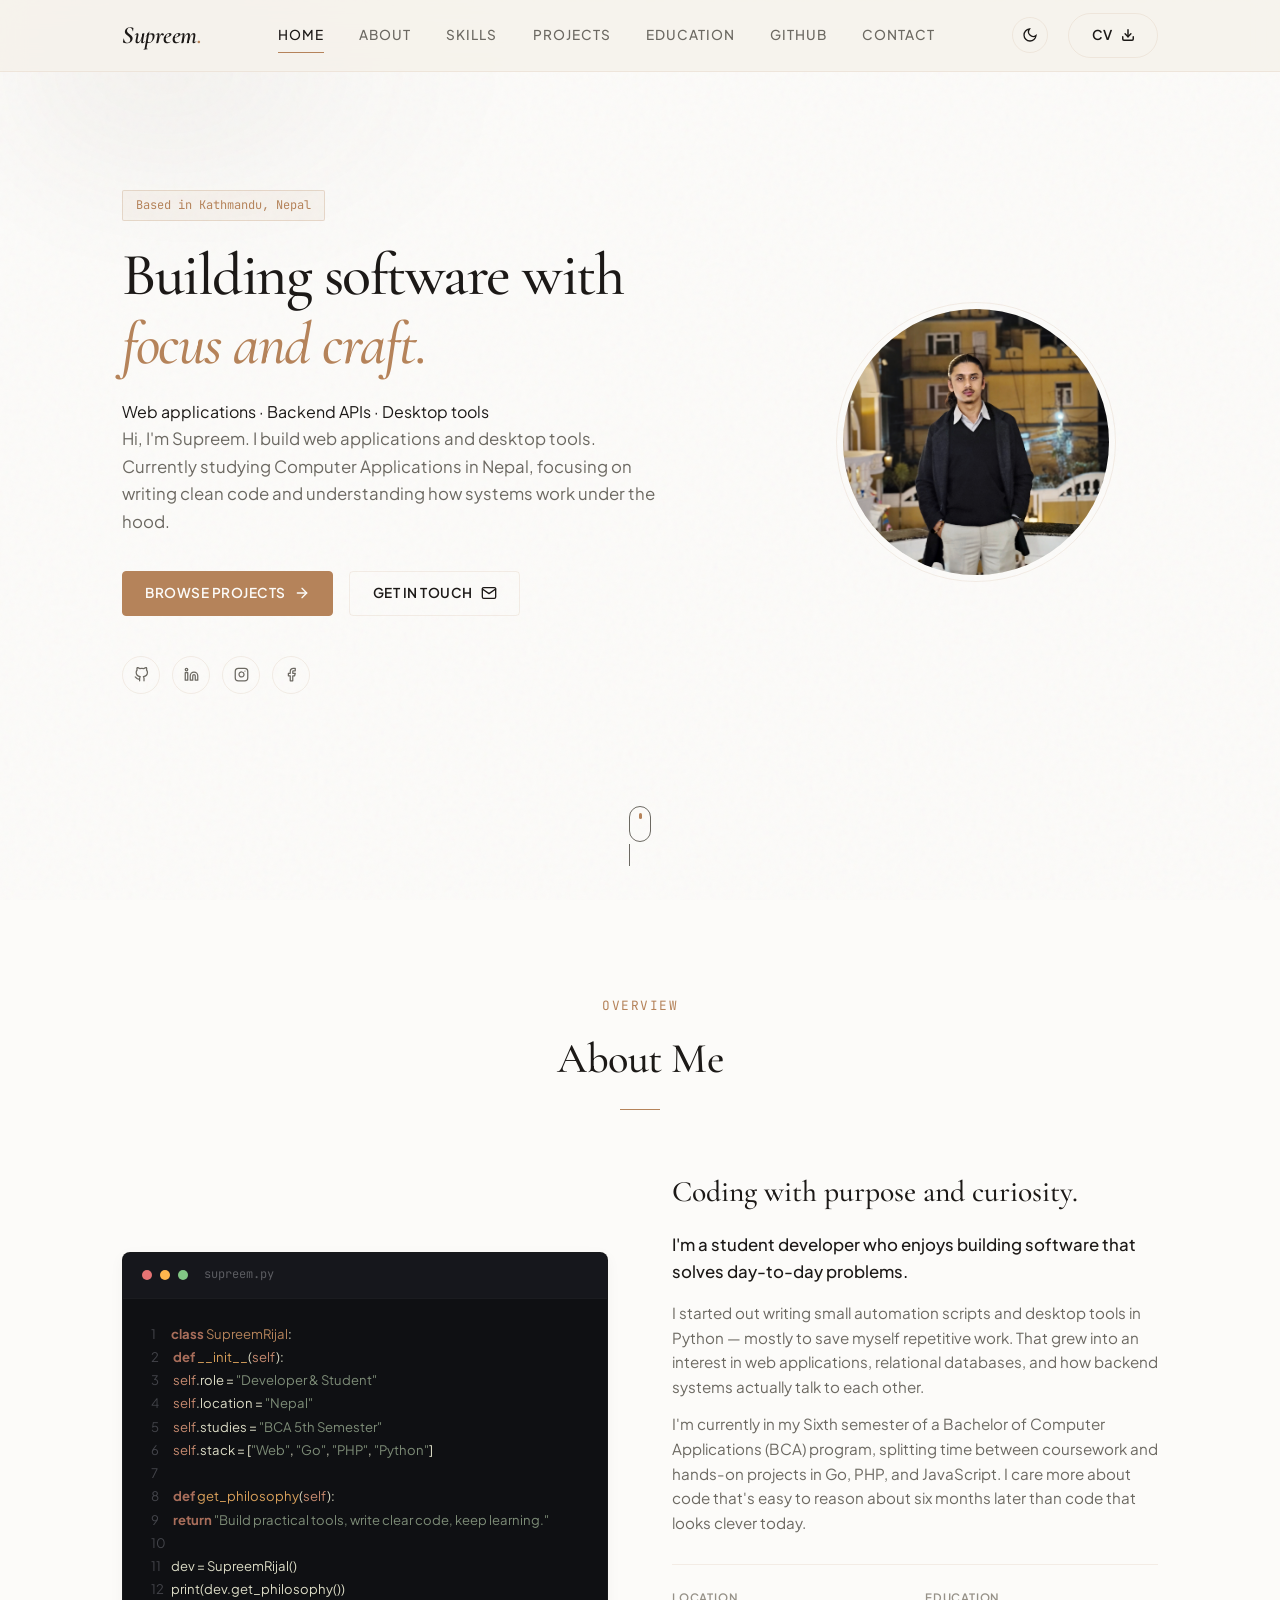
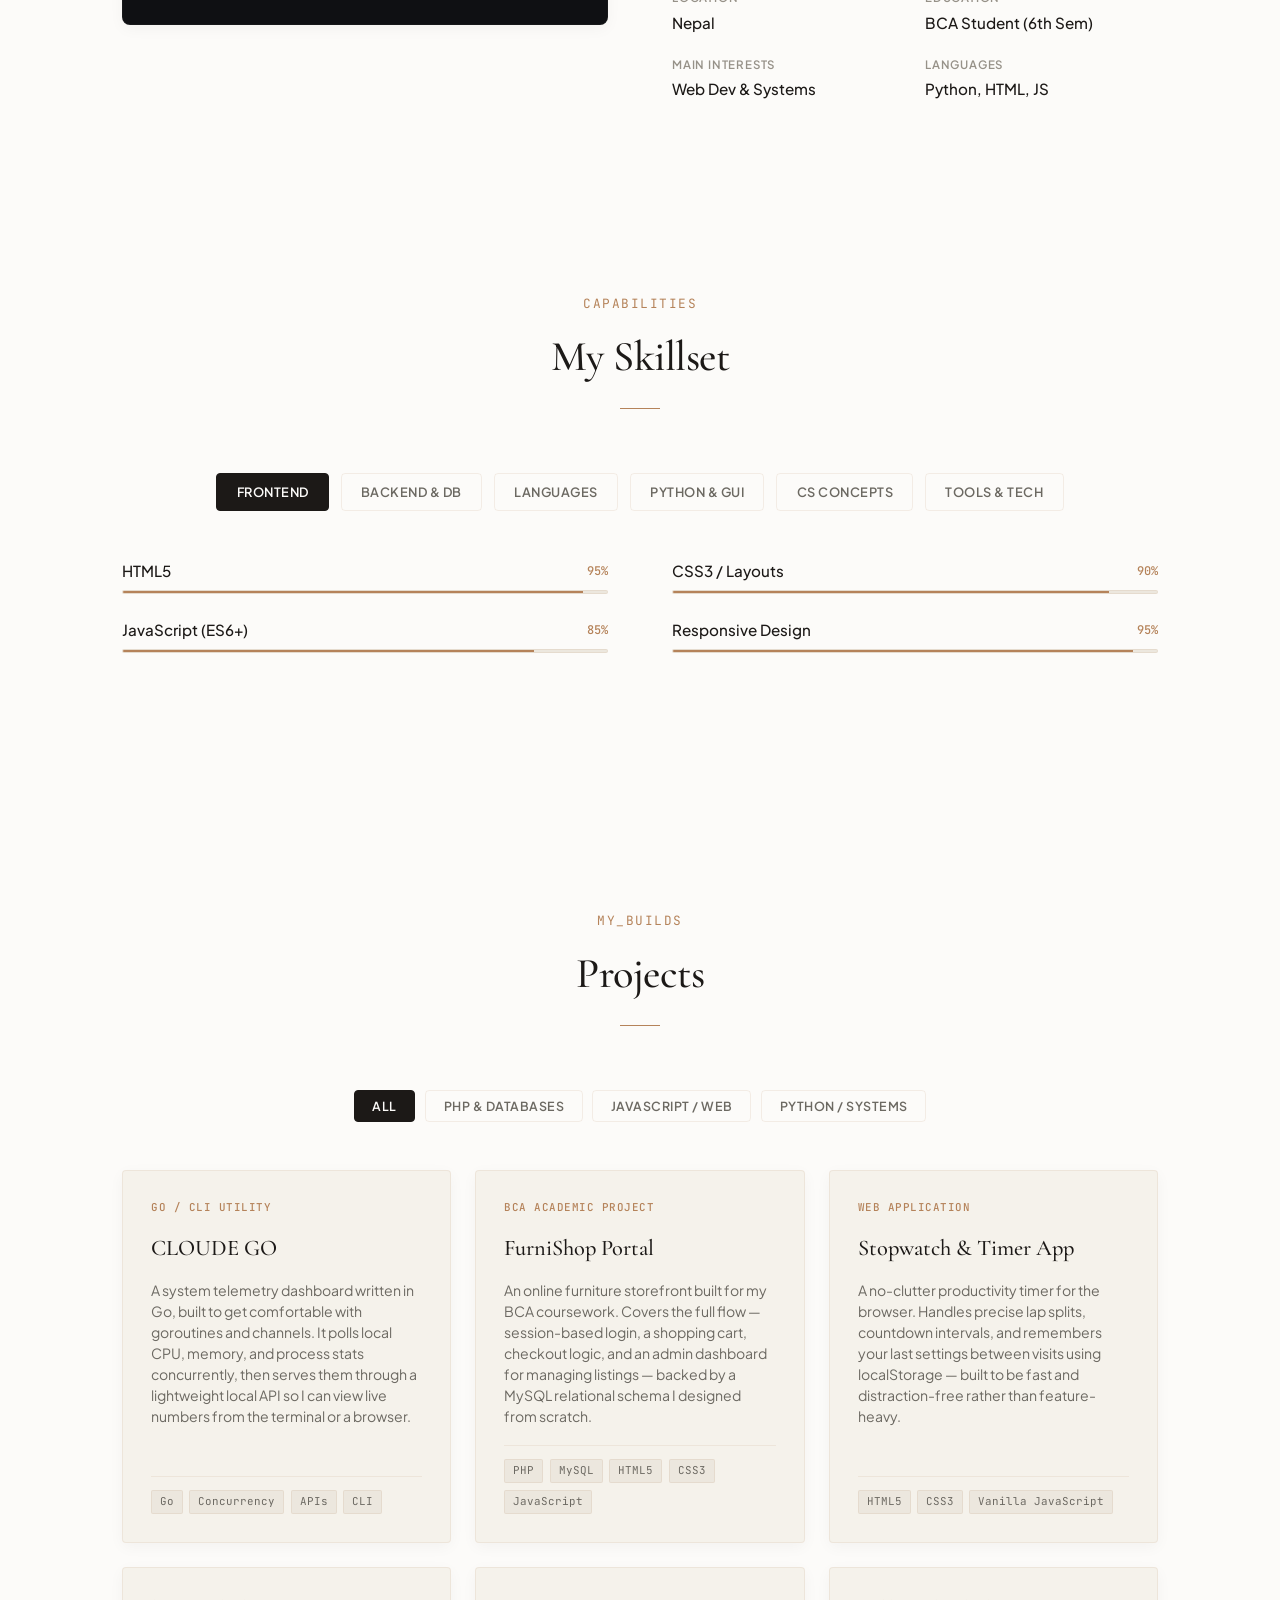
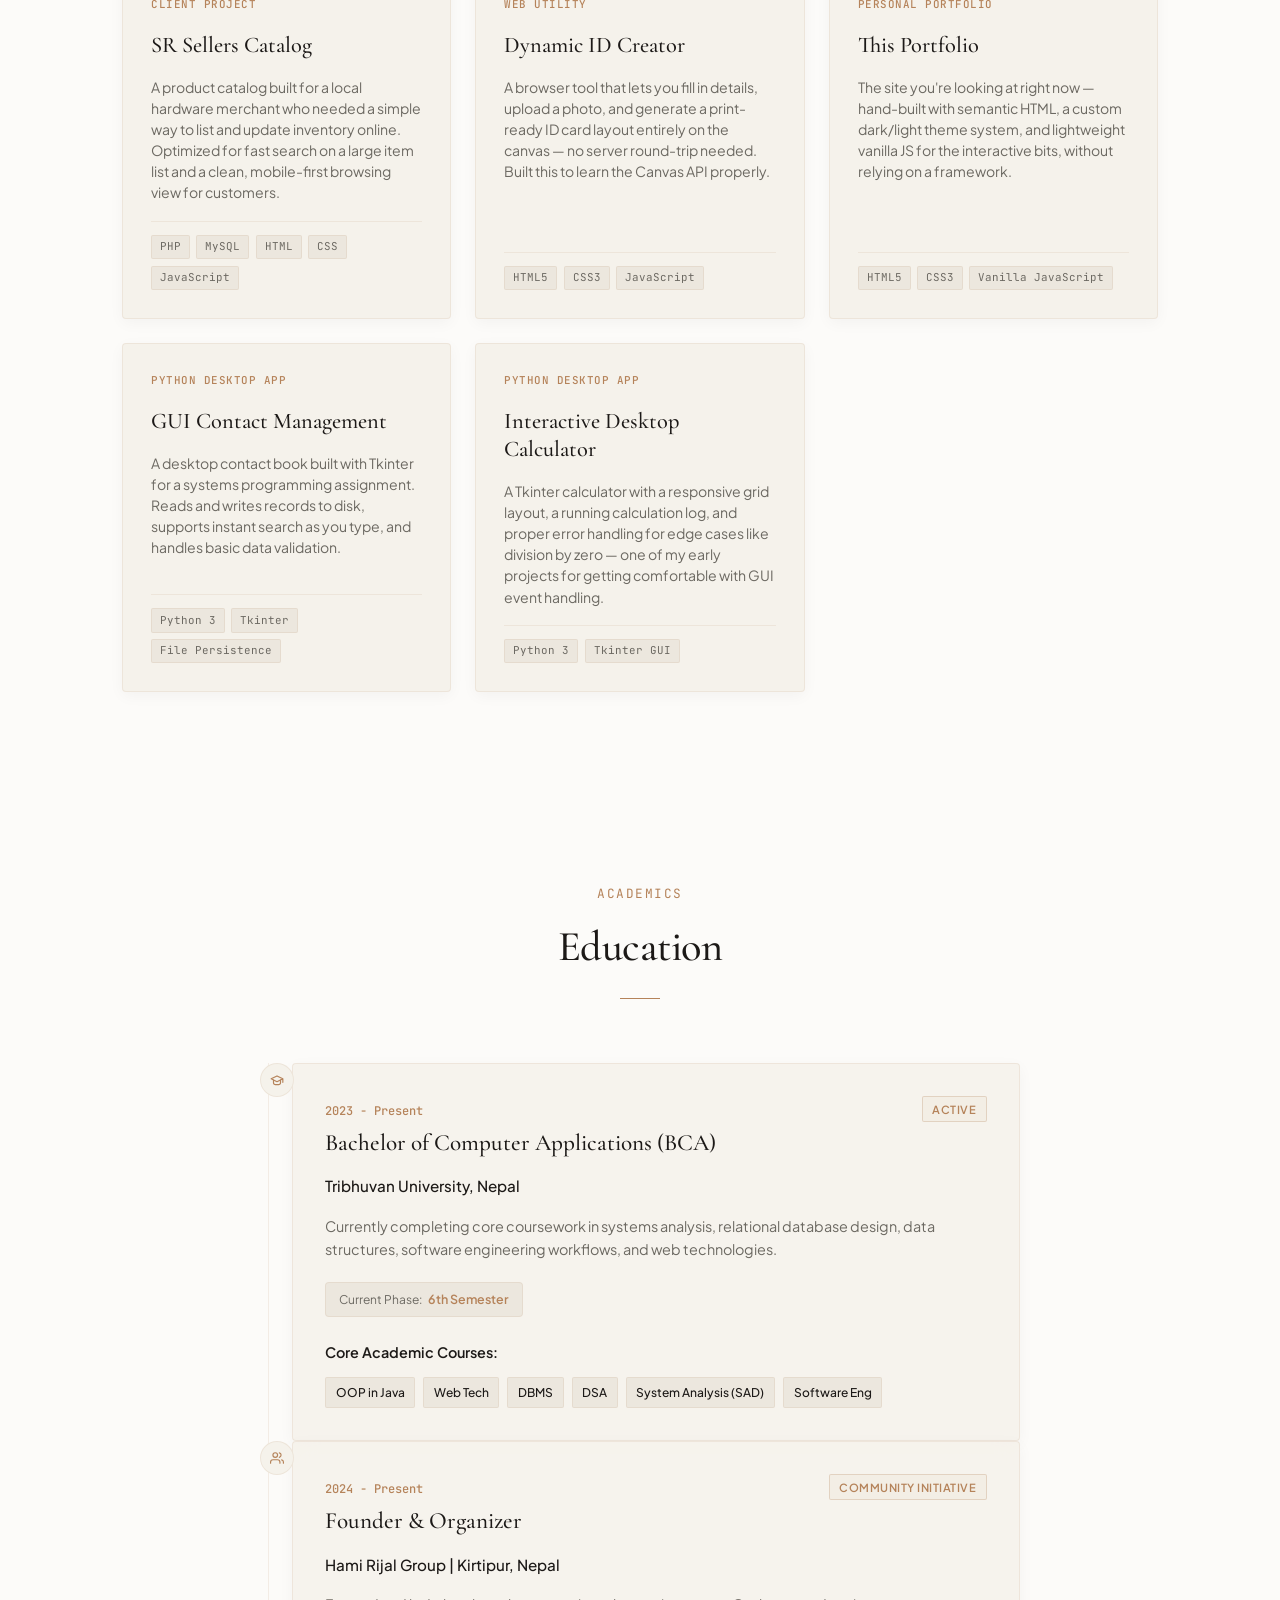
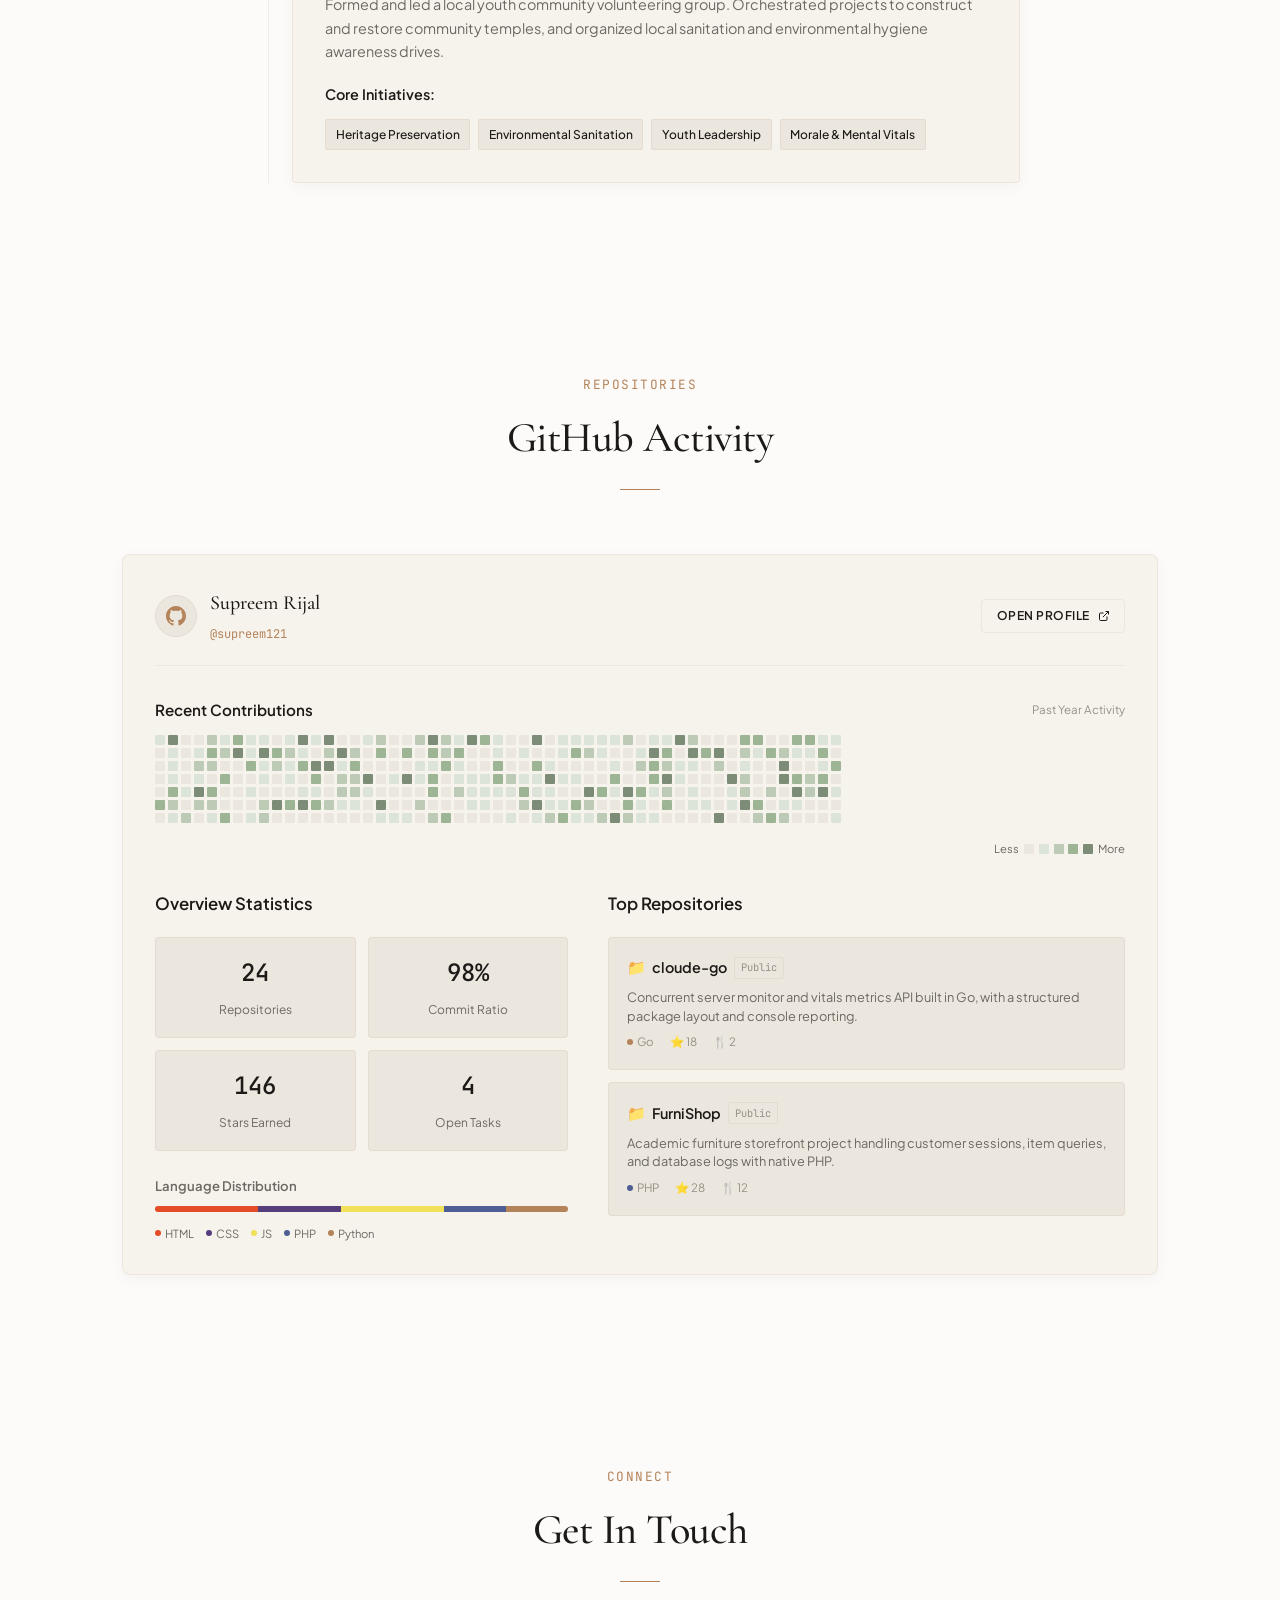
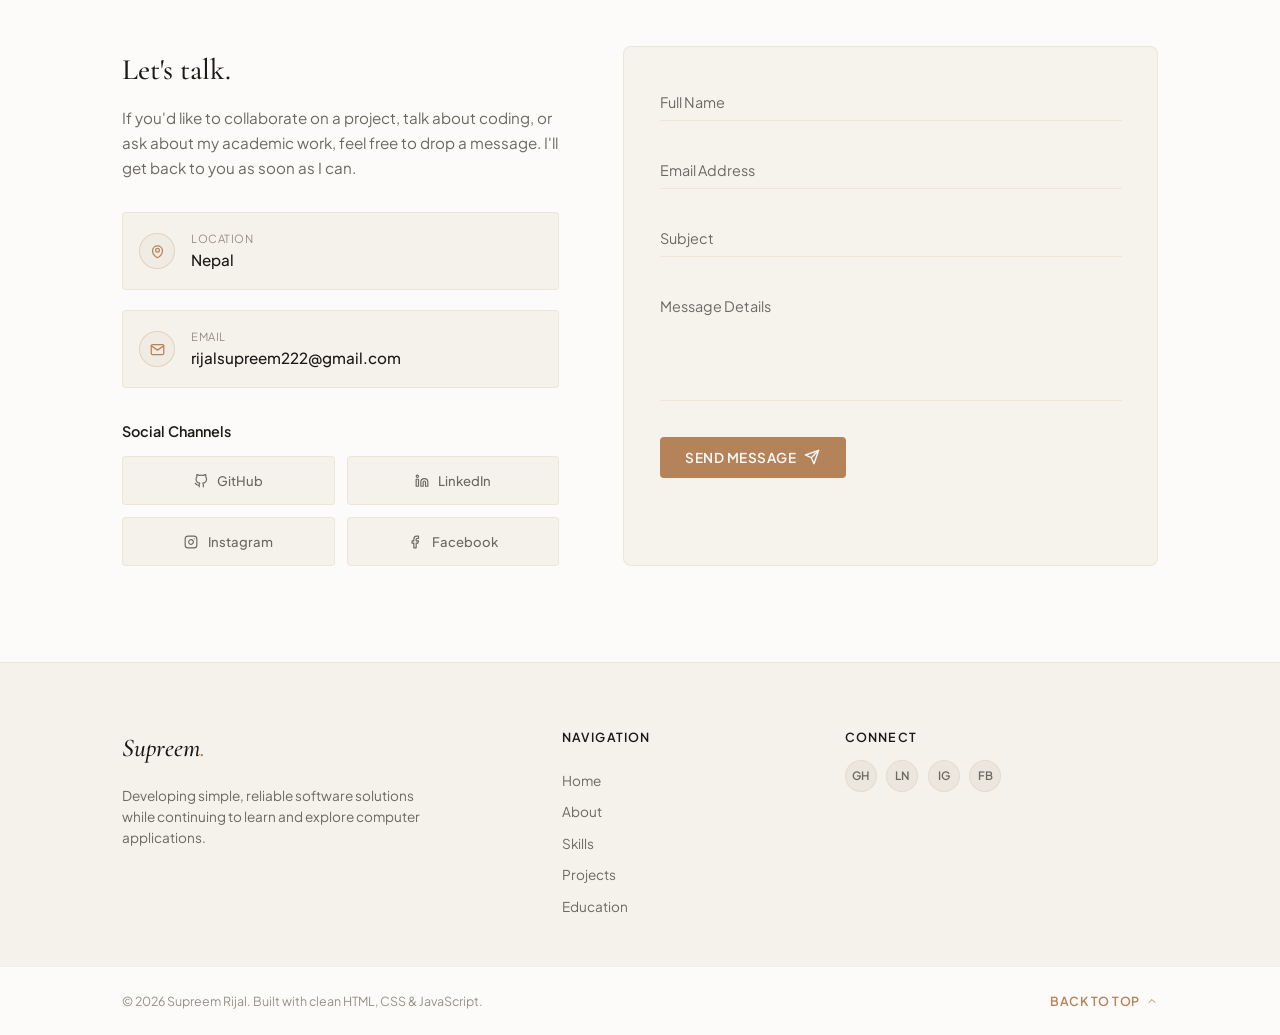
<file: index.html>
<!DOCTYPE html>
<html lang="en" data-theme="dark">
<head>
    <meta charset="UTF-8">
    <meta name="viewport" content="width=device-width, initial-scale=1.0">
    <title>Supreem Rijal | Developer & BCA Student</title>
    
    <!-- SEO Meta Tags -->
    <meta name="description" content="Portfolio of Supreem Rijal, a developer and BCA student from Nepal. Experienced in PHP, MySQL, Python, Go, and modern frontend development.">
    <meta name="keywords" content="Supreem Rijal, Portfolio, Web Developer, Go, PHP, Python, BCA Student, Nepal">
    <meta name="author" content="Supreem Rijal">
    
    <!-- Open Graph -->
    <meta property="og:type" content="website">
    <meta property="og:title" content="Supreem Rijal | Developer Portfolio">
    <meta property="og:description" content="Explore web applications, desktop tools, and academic projects built by Supreem Rijal.">
    <meta property="og:image" content="supreem.jpg">

    <!-- Google Fonts - Cormorant Garamond for headings, Plus Jakarta Sans for body -->
    <link rel="preconnect" href="https://fonts.googleapis.com">
    <link rel="preconnect" href="https://fonts.gstatic.com" crossorigin>
    <link href="https://fonts.googleapis.com/css2?family=Cormorant+Garamond:ital,wght@0,400;0,500;0,600;0,700;1,400&family=Plus+Jakarta+Sans:wght@300;400;500;600;700&family=JetBrains+Mono:wght@400;500&display=swap" rel="stylesheet">
    
    <!-- Stylesheet -->
    <link rel="stylesheet" href="styles.css">
</head>
<body>
    <!-- Subtle Grain Overlay and Ambient Mesh Canvas -->
    <div class="bg-grain"></div>
    <canvas id="particleCanvas"></canvas>

    <!-- Header Navigation -->
    <header class="navbar" id="navbar">
        <div class="nav-container">
            <a href="#home" class="logo">
                <span class="logo-bracket">Supreem</span><span class="logo-dot">.</span>
            </a>
            
            <nav class="nav-menu" id="navMenu">
                <a href="#home" class="nav-link active">Home</a>
                <a href="#about" class="nav-link">About</a>
                <a href="#skills" class="nav-link">Skills</a>
                <a href="#projects" class="nav-link">Projects</a>
                <a href="#education" class="nav-link">Education</a>
                <a href="#github" class="nav-link">GitHub</a>
                <a href="#contact" class="nav-link">Contact</a>
            </nav>

            <div class="nav-actions">
                <!-- Theme Toggle Button -->
                <button id="themeToggle" class="theme-btn" aria-label="Toggle theme">
                    <svg class="sun-icon" xmlns="http://www.w3.org/2000/svg" viewBox="0 0 24 24" fill="none" stroke="currentColor" stroke-width="2"><circle cx="12" cy="12" r="5"></circle><line x1="12" y1="1" x2="12" y2="3"></line><line x1="12" y1="21" x2="12" y2="23"></line><line x1="4.22" y1="4.22" x2="5.64" y2="5.64"></line><line x1="18.36" y1="18.36" x2="19.78" y2="19.78"></line><line x1="1" y1="12" x2="3" y2="12"></line><line x1="21" y1="12" x2="23" y2="12"></line><line x1="4.22" y1="19.78" x2="5.64" y2="18.36"></line><line x1="18.36" y1="5.64" x2="19.78" y2="4.22"></line></svg>
                    <svg class="moon-icon" xmlns="http://www.w3.org/2000/svg" viewBox="0 0 24 24" fill="none" stroke="currentColor" stroke-width="2"><path d="M21 12.79A9 9 0 1 1 11.21 3 7 7 0 0 0 21 12.79z"></path></svg>
                </button>
                
                <!-- Resume Download Button -->
                <a href="cv.html" target="_blank" class="btn btn-secondary resume-btn">
                    <span>CV</span>
                    <svg xmlns="http://www.w3.org/2000/svg" width="14" height="14" viewBox="0 0 24 24" fill="none" stroke="currentColor" stroke-width="2.5" stroke-linecap="round" stroke-linejoin="round"><path d="M21 15v4a2 2 0 0 1-2 2H5a2 2 0 0 1-2-2v-4"></path><polyline points="7 10 12 15 17 10"></polyline><line x1="12" y1="15" x2="12" y2="3"></line></svg>
                </a>

                <!-- Mobile Menu Hamburger -->
                <button class="hamburger" id="hamburger" aria-label="Open menu">
                    <span class="bar"></span>
                    <span class="bar"></span>
                    <span class="bar"></span>
                </button>
            </div>
        </div>
    </header>

    <main>
        <!-- Hero Section -->
        <section id="home" class="hero-section">
            <div class="container hero-container">
                <div class="hero-content">
                    <div class="badge-glow animate-fade-in">Based in Kathmandu, Nepal</div>
                    <h1 class="hero-title animate-slide-up">
                        Building software with <span class="highlight">focus and craft.</span>
                    </h1>

                    <p class="hero-focus-line animate-fade-in">
                        Web applications &middot; Backend APIs &middot; Desktop tools
                    </p>

                    <p class="hero-tagline animate-fade-in">
                        Hi, I'm Supreem. I build web applications and desktop tools. Currently studying Computer Applications in Nepal, focusing on writing clean code and understanding how systems work under the hood.
                    </p>

                    <div class="hero-buttons animate-slide-up">
                        <a href="#projects" class="btn btn-primary">
                            <span>Browse Projects</span>
                            <svg xmlns="http://www.w3.org/2000/svg" width="16" height="16" viewBox="0 0 24 24" fill="none" stroke="currentColor" stroke-width="2" stroke-linecap="round" stroke-linejoin="round"><line x1="5" y1="12" x2="19" y2="12"></line><polyline points="12 5 19 12 12 19"></polyline></svg>
                        </a>
                        <a href="#contact" class="btn btn-secondary">
                            <span>Get in Touch</span>
                            <svg xmlns="http://www.w3.org/2000/svg" width="16" height="16" viewBox="0 0 24 24" fill="none" stroke="currentColor" stroke-width="2" stroke-linecap="round" stroke-linejoin="round"><path d="M4 4h16c1.1 0 2 .9 2 2v12c0 1.1-.9 2-2 2H4c-1.1 0-2-.9-2-2V6c0-1.1.9-2 2-2z"></path><polyline points="22,6 12,13 2,6"></polyline></svg>
                        </a>
                    </div>

                    <!-- Social Quick Links in Hero -->
                    <div class="hero-socials animate-fade-in">
                        <a href="https://github.com/supreem121" target="_blank" rel="noopener noreferrer" class="social-icon-btn" aria-label="GitHub">
                            <svg xmlns="http://www.w3.org/2000/svg" viewBox="0 0 24 24" fill="none" stroke="currentColor" stroke-width="2" stroke-linecap="round" stroke-linejoin="round"><path d="M9 19c-5 1.5-5-2.5-7-3m14 6v-3.87a3.37 3.37 0 0 0-.94-2.61c3.14-.35 6.44-1.54 6.44-7A5.44 5.44 0 0 0 20 4.77 5.07 5.07 0 0 0 19.91 1S18.73.65 16 2.48a13.38 13.38 0 0 0-7 0C6.27.65 5.09 1 5.09 1A5.07 5.07 0 0 0 5 4.77a5.44 5.44 0 0 0-1.5 3.78c0 5.42 3.3 6.61 6.44 7A3.37 3.37 0 0 0 9 18.13V22"></path></svg>
                        </a>
                        <a href="https://www.linkedin.com/in/supreem-rijal-742281314" target="_blank" rel="noopener noreferrer" class="social-icon-btn" aria-label="LinkedIn">
                            <svg xmlns="http://www.w3.org/2000/svg" viewBox="0 0 24 24" fill="none" stroke="currentColor" stroke-width="2" stroke-linecap="round" stroke-linejoin="round"><path d="M16 8a6 6 0 0 1 6 6v7h-4v-7a2 2 0 0 0-2-2 2 2 0 0 0-2 2v7h-4v-7a6 6 0 0 1 6-6z"></path><rect x="2" y="9" width="4" height="12"></rect><circle cx="4" cy="4" r="2"></circle></svg>
                        </a>
                        <a href="https://www.instagram.com/supreem_rijal0" target="_blank" rel="noopener noreferrer" class="social-icon-btn" aria-label="Instagram">
                            <svg xmlns="http://www.w3.org/2000/svg" viewBox="0 0 24 24" fill="none" stroke="currentColor" stroke-width="2" stroke-linecap="round" stroke-linejoin="round"><rect x="2" y="2" width="20" height="20" rx="5" ry="5"></rect><path d="M16 11.37A4 4 0 1 1 12.63 8 4 4 0 0 1 16 11.37z"></path><line x1="17.5" y1="6.5" x2="17.51" y2="6.5"></line></svg>
                        </a>
                        <a href="https://www.facebook.com/share/17mCLfoxjn/" target="_blank" rel="noopener noreferrer" class="social-icon-btn" aria-label="Facebook">
                            <svg xmlns="http://www.w3.org/2000/svg" viewBox="0 0 24 24" fill="none" stroke="currentColor" stroke-width="2" stroke-linecap="round" stroke-linejoin="round"><path d="M18 2h-3a5 5 0 0 0-5 5v3H7v4h3v8h4v-8h3l1-4h-4V7a1 1 0 0 1 1-1h3z"></path></svg>
                        </a>
                    </div>
                </div>

                <div class="hero-image-wrapper animate-fade-in">
                    <!-- Clean, Minimal Portrait Frame -->
                    <div class="photo-glow-border">
                        <div class="portrait-container">
                            <img src="supreem.jpg" alt="Supreem Rijal" id="profilePhoto" class="profile-img">
                        </div>
                    </div>
                </div>
            </div>

            <div class="scroll-indicator">
                <a href="#about" aria-label="Scroll to About">
                    <span class="mouse">
                        <span class="wheel"></span>
                    </span>
                    <span class="arrow"></span>
                </a>
            </div>
        </section>

        <!-- About Me Section -->
        <section id="about" class="about-section scroll-reveal">
            <div class="container">
                <div class="section-header">
                    <span class="subtitle">overview</span>
                    <h2 class="section-title">About Me</h2>
                    <div class="title-underline"></div>
                </div>

                <div class="about-grid">
                    <!-- Python Terminal Mockup -->
                    <div class="terminal-card">
                        <div class="terminal-header">
                            <span class="terminal-dot red"></span>
                            <span class="terminal-dot yellow"></span>
                            <span class="terminal-dot green"></span>
                            <span class="terminal-title">supreem.py</span>
                        </div>
                        <div class="terminal-body font-mono">
                            <span class="line-num">1</span><span class="token keyword">class</span> <span class="token class-name">SupreemRijal</span>:<span class="line-break"></span>
                            <span class="line-num">2</span>    <span class="token keyword">def</span> <span class="token function">__init__</span>(<span class="token self">self</span>):<span class="line-break"></span>
                            <span class="line-num">3</span>        <span class="token self">self</span>.role = <span class="token string">"Developer & Student"</span><span class="line-break"></span>
                            <span class="line-num">4</span>        <span class="token self">self</span>.location = <span class="token string">"Nepal"</span><span class="line-break"></span>
                            <span class="line-num">5</span>        <span class="token self">self</span>.studies = <span class="token string">"BCA 5th Semester"</span><span class="line-break"></span>
                            <span class="line-num">6</span>        <span class="token self">self</span>.stack = [<span class="token string">"Web"</span>, <span class="token string">"Go"</span>, <span class="token string">"PHP"</span>, <span class="token string">"Python"</span>]<span class="line-break"></span>
                            <span class="line-num">7</span><span class="line-break"></span>
                            <span class="line-num">8</span>    <span class="token keyword">def</span> <span class="token function">get_philosophy</span>(<span class="token self">self</span>):<span class="line-break"></span>
                            <span class="line-num">9</span>        <span class="token keyword">return</span> <span class="token string">"Build practical tools, write clear code, keep learning."</span><span class="line-break"></span>
                            <span class="line-num">10</span><span class="line-break"></span>
                            <span class="line-num">11</span>dev = SupreemRijal()<span class="line-break"></span>
                            <span class="line-num">12</span>print(dev.get_philosophy())
                        </div>
                    </div>

                    <!-- Honest, Human Copywriting -->
                    <div class="about-info">
                        <h3>Coding with purpose and curiosity.</h3>
                        <p class="summary-lead">
                            I'm a student developer who enjoys building software that solves day-to-day problems.
                        </p>
                        <p class="summary-text">
                            I started out writing small automation scripts and desktop tools in Python — mostly to save myself repetitive work. That grew into an interest in web applications, relational databases, and how backend systems actually talk to each other.
                        </p>
                        <p class="summary-text">
                            I'm currently in my Sixth semester of a Bachelor of Computer Applications (BCA) program, splitting time between coursework and hands-on projects in Go, PHP, and JavaScript. I care more about code that's easy to reason about six months later than code that looks clever today.
                        </p>
                        
                        <div class="bio-details">
                            <div class="bio-item">
                                <span class="bio-label">Location</span>
                                <span class="bio-val">Nepal</span>
                            </div>
                            <div class="bio-item">
                                <span class="bio-label">Education</span>
                                <span class="bio-val">BCA Student (6th Sem)</span>
                            </div>
                            <div class="bio-item">
                                <span class="bio-label">Main Interests</span>
                                <span class="bio-val">Web Dev & Systems</span>
                            </div>
                            <div class="bio-item">
                                <span class="bio-label">Languages</span>
                                <span class="bio-val"> Python, HTML, JS</span>
                            </div>
                        </div>
                    </div>
                </div>
            </div>
        </section>

        <!-- Skills Section -->
        <section id="skills" class="skills-section scroll-reveal">
            <div class="container">
                <div class="section-header">
                    <span class="subtitle">capabilities</span>
                    <h2 class="section-title">My Skillset</h2>
                    <div class="title-underline"></div>
                </div>

                <!-- Skill Category Navigation Tabs -->
                <div class="skills-tabs-container">
                    <div class="skills-tab active" data-target="frontend">Frontend</div>
                    <div class="skills-tab" data-target="backend">Backend & DB</div>
                    <div class="skills-tab" data-target="programming">Languages</div>
                    <div class="skills-tab" data-target="python">Python & GUI</div>
                    <div class="skills-tab" data-target="cs">CS Concepts</div>
                    <div class="skills-tab" data-target="tools">Tools & Tech</div>
                </div>

                <!-- Skills Display Content panels -->
                <div class="skills-panels">
                    <!-- Frontend Panel -->
                    <div class="skills-panel active" id="frontend">
                        <div class="skills-grid">
                            <div class="skill-card">
                                <div class="skill-header">
                                    <span class="skill-name">HTML5</span>
                                    <span class="skill-percentage">95%</span>
                                </div>
                                <div class="skill-bar"><div class="skill-progress" style="width: 0%" data-progress="95%"></div></div>
                            </div>
                            <div class="skill-card">
                                <div class="skill-header">
                                    <span class="skill-name">CSS3 / Layouts</span>
                                    <span class="skill-percentage">90%</span>
                                </div>
                                <div class="skill-bar"><div class="skill-progress" style="width: 0%" data-progress="90%"></div></div>
                            </div>
                            <div class="skill-card">
                                <div class="skill-header">
                                    <span class="skill-name">JavaScript (ES6+)</span>
                                    <span class="skill-percentage">85%</span>
                                </div>
                                <div class="skill-bar"><div class="skill-progress" style="width: 0%" data-progress="85%"></div></div>
                            </div>
                            <div class="skill-card">
                                <div class="skill-header">
                                    <span class="skill-name">Responsive Design</span>
                                    <span class="skill-percentage">95%</span>
                                </div>
                                <div class="skill-bar"><div class="skill-progress" style="width: 0%" data-progress="95%"></div></div>
                            </div>
                        </div>
                    </div>

                    <!-- Backend Panel -->
                    <div class="skills-panel" id="backend">
                        <div class="skills-grid">
                            <div class="skill-card">
                                <div class="skill-header">
                                    <span class="skill-name">PHP Backend</span>
                                    <span class="skill-percentage">80%</span>
                                </div>
                                <div class="skill-bar"><div class="skill-progress" style="width: 0%" data-progress="80%"></div></div>
                            </div>
                            <div class="skill-card">
                                <div class="skill-header">
                                    <span class="skill-name">Go APIs</span>
                                    <span class="skill-percentage">75%</span>
                                </div>
                                <div class="skill-bar"><div class="skill-progress" style="width: 0%" data-progress="75%"></div></div>
                            </div>
                            <div class="skill-card">
                                <div class="skill-header">
                                    <span class="skill-name">MySQL / Relational Databases</span>
                                    <span class="skill-percentage">85%</span>
                                </div>
                                <div class="skill-bar"><div class="skill-progress" style="width: 0%" data-progress="85%"></div></div>
                            </div>
                            <div class="skill-card">
                                <div class="skill-header">
                                    <span class="skill-name">Database Integration</span>
                                    <span class="skill-percentage">85%</span>
                                </div>
                                <div class="skill-bar"><div class="skill-progress" style="width: 0%" data-progress="85%"></div></div>
                            </div>
                        </div>
                    </div>

                    <!-- Programming Languages Panel -->
                    <div class="skills-panel" id="programming">
                        <div class="skills-grid">
                            <div class="skill-card">
                                <div class="skill-header">
                                    <span class="skill-name">Java Programming</span>
                                    <span class="skill-percentage">75%</span>
                                </div>
                                <div class="skill-bar"><div class="skill-progress" style="width: 0%" data-progress="75%"></div></div>
                            </div>
                            <div class="skill-card">
                                <div class="skill-header">
                                    <span class="skill-name">Python Programming</span>
                                    <span class="skill-percentage">80%</span>
                                </div>
                                <div class="skill-bar"><div class="skill-progress" style="width: 0%" data-progress="80%"></div></div>
                            </div>
                            <div class="skill-card">
                                <div class="skill-header">
                                    <span class="skill-name">Go Language</span>
                                    <span class="skill-percentage">75%</span>
                                </div>
                                <div class="skill-bar"><div class="skill-progress" style="width: 0%" data-progress="75%"></div></div>
                            </div>
                            <div class="skill-card">
                                <div class="skill-header">
                                    <span class="skill-name">C Programming</span>
                                    <span class="skill-percentage">70%</span>
                                </div>
                                <div class="skill-bar"><div class="skill-progress" style="width: 0%" data-progress="70%"></div></div>
                            </div>
                        </div>
                    </div>

                    <!-- Python/Desktop Panel -->
                    <div class="skills-panel" id="python">
                        <div class="skills-grid">
                            <div class="skill-card">
                                <div class="skill-header">
                                    <span class="skill-name">Tkinter GUI Development</span>
                                    <span class="skill-percentage">85%</span>
                                </div>
                                <div class="skill-bar"><div class="skill-progress" style="width: 0%" data-progress="85%"></div></div>
                            </div>
                            <div class="skill-card">
                                <div class="skill-header">
                                    <span class="skill-name">File Handling & Storage</span>
                                    <span class="skill-percentage">80%</span>
                                </div>
                                <div class="skill-bar"><div class="skill-progress" style="width: 0%" data-progress="80%"></div></div>
                            </div>
                            <div class="skill-card">
                                <div class="skill-header">
                                    <span class="skill-name">Desktop Utilities</span>
                                    <span class="skill-percentage">80%</span>
                                </div>
                                <div class="skill-bar"><div class="skill-progress" style="width: 0%" data-progress="80%"></div></div>
                            </div>
                        </div>
                    </div>

                    <!-- CS Concepts Panel -->
                    <div class="skills-panel" id="cs">
                        <div class="skills-grid">
                            <div class="skill-card">
                                <div class="skill-header">
                                    <span class="skill-name">Object Oriented Programming (OOP)</span>
                                    <span class="skill-percentage">80%</span>
                                </div>
                                <div class="skill-bar"><div class="skill-progress" style="width: 0%" data-progress="80%"></div></div>
                            </div>
                            <div class="skill-card">
                                <div class="skill-header">
                                    <span class="skill-name">Data Structures (DSA)</span>
                                    <span class="skill-percentage">70%</span>
                                </div>
                                <div class="skill-bar"><div class="skill-progress" style="width: 0%" data-progress="70%"></div></div>
                            </div>
                            <div class="skill-card">
                                <div class="skill-header">
                                    <span class="skill-name">Database Systems (DBMS)</span>
                                    <span class="skill-percentage">85%</span>
                                </div>
                                <div class="skill-bar"><div class="skill-progress" style="width: 0%" data-progress="85%"></div></div>
                            </div>
                            <div class="skill-card">
                                <div class="skill-header">
                                    <span class="skill-name">Software Engineering Methods</span>
                                    <span class="skill-percentage">85%</span>
                                </div>
                                <div class="skill-bar"><div class="skill-progress" style="width: 0%" data-progress="85%"></div></div>
                            </div>
                        </div>
                    </div>

                    <!-- Tools Panel -->
                    <div class="skills-panel" id="tools">
                        <div class="skills-badges">
                            <div class="skill-badge"><span class="badge-dot"></span>Git</div>
                            <div class="skill-badge"><span class="badge-dot"></span>GitHub</div>
                            <div class="skill-badge"><span class="badge-dot"></span>VS Code</div>
                            <div class="skill-badge"><span class="badge-dot"></span>XAMPP / PHP Server</div>
                            <div class="skill-badge"><span class="badge-dot"></span>GitHub Pages</div>
                            <div class="skill-badge"><span class="badge-dot"></span>Linux Terminal</div>
                        </div>
                    </div>
                </div>
            </div>
        </section>

        <!-- Featured Projects Section -->
        <section id="projects" class="projects-section scroll-reveal">
            <div class="container">
                <div class="section-header">
                    <span class="subtitle">my_builds</span>
                    <h2 class="section-title">Projects</h2>
                    <div class="title-underline"></div>
                </div>

                <!-- Projects Category Filters -->
                <div class="project-filters">
                    <button class="filter-btn active" data-filter="all">All</button>
                    <button class="filter-btn" data-filter="fullstack">PHP & Databases</button>
                    <button class="filter-btn" data-filter="frontend">JavaScript / Web</button>
                    <button class="filter-btn" data-filter="desktop">Python / Systems</button>
                </div>

                <!-- Projects Grid -->
                <div class="projects-grid" id="projectsGrid">
                    <!-- Project 1: CLOUDE GO -->
                    <article class="project-card" data-category="desktop">
                        <div class="project-meta">
                            <span class="project-tag">Go / CLI Utility</span>
                        </div>
                        <h3 class="project-title">CLOUDE GO</h3>
                        <p class="project-desc">A system telemetry dashboard written in Go, built to get comfortable with goroutines and channels. It polls local CPU, memory, and process stats concurrently, then serves them through a lightweight local API so I can view live numbers from the terminal or a browser.</p>
                        <div class="project-tech">
                            <span>Go</span><span>Concurrency</span><span>APIs</span><span>CLI</span>
                        </div>
                    </article>

                    <!-- Project 2: FurniShop -->
                    <article class="project-card" data-category="fullstack">
                        <div class="project-meta">
                            <span class="project-tag">BCA Academic Project</span>
                        </div>
                        <h3 class="project-title">FurniShop Portal</h3>
                        <p class="project-desc">An online furniture storefront built for my BCA coursework. Covers the full flow — session-based login, a shopping cart, checkout logic, and an admin dashboard for managing listings — backed by a MySQL relational schema I designed from scratch.</p>
                        <div class="project-tech">
                            <span>PHP</span><span>MySQL</span><span>HTML5</span><span>CSS3</span><span>JavaScript</span>
                        </div>
                    </article>

                    <!-- Project 3: Stopwatch & Timer App -->
                    <article class="project-card" data-category="frontend">
                        <div class="project-meta">
                            <span class="project-tag">Web Application</span>
                        </div>
                        <h3 class="project-title">Stopwatch & Timer App</h3>
                        <p class="project-desc">A no-clutter productivity timer for the browser. Handles precise lap splits, countdown intervals, and remembers your last settings between visits using localStorage — built to be fast and distraction-free rather than feature-heavy.</p>
                        <div class="project-tech">
                            <span>HTML5</span><span>CSS3</span><span>Vanilla JavaScript</span>
                        </div>
                    </article>

                    <!-- Project 4: SR Sellers -->
                    <article class="project-card" data-category="fullstack">
                        <div class="project-meta">
                            <span class="project-tag">Client Project</span>
                        </div>
                        <h3 class="project-title">SR Sellers Catalog</h3>
                        <p class="project-desc">A product catalog built for a local hardware merchant who needed a simple way to list and update inventory online. Optimized for fast search on a large item list and a clean, mobile-first browsing view for customers.</p>
                        <div class="project-tech">
                            <span>PHP</span><span>MySQL</span><span>HTML</span><span>CSS</span><span>JavaScript</span>
                        </div>
                    </article>

                    <!-- Project 5: ID Card Generator -->
                    <article class="project-card" data-category="frontend">
                        <div class="project-meta">
                            <span class="project-tag">Web Utility</span>
                        </div>
                        <h3 class="project-title">Dynamic ID Creator</h3>
                        <p class="project-desc">A browser tool that lets you fill in details, upload a photo, and generate a print-ready ID card layout entirely on the canvas — no server round-trip needed. Built this to learn the Canvas API properly.</p>
                        <div class="project-tech">
                            <span>HTML5</span><span>CSS3</span><span>JavaScript</span>
                        </div>
                    </article>

                    <!-- Project 6: Developer Portfolio -->
                    <article class="project-card" data-category="frontend">
                        <div class="project-meta">
                            <span class="project-tag">Personal Portfolio</span>
                        </div>
                        <h3 class="project-title">This Portfolio</h3>
                        <p class="project-desc">The site you're looking at right now — hand-built with semantic HTML, a custom dark/light theme system, and lightweight vanilla JS for the interactive bits, without relying on a framework.</p>
                        <div class="project-tech">
                            <span>HTML5</span><span>CSS3</span><span>Vanilla JavaScript</span>
                        </div>
                    </article>

                    <!-- Project 7: Desktop Contact Book -->
                    <article class="project-card" data-category="desktop">
                        <div class="project-meta">
                            <span class="project-tag">Python Desktop App</span>
                        </div>
                        <h3 class="project-title">GUI Contact Management</h3>
                        <p class="project-desc">A desktop contact book built with Tkinter for a systems programming assignment. Reads and writes records to disk, supports instant search as you type, and handles basic data validation.</p>
                        <div class="project-tech">
                            <span>Python 3</span><span>Tkinter</span><span>File Persistence</span>
                        </div>
                    </article>

                    <!-- Project 8: Desktop Calculator Tool -->
                    <article class="project-card" data-category="desktop">
                        <div class="project-meta">
                            <span class="project-tag">Python Desktop App</span>
                        </div>
                        <h3 class="project-title">Interactive Desktop Calculator</h3>
                        <p class="project-desc">A Tkinter calculator with a responsive grid layout, a running calculation log, and proper error handling for edge cases like division by zero — one of my early projects for getting comfortable with GUI event handling.</p>
                        <div class="project-tech">
                            <span>Python 3</span><span>Tkinter GUI</span>
                        </div>
                    </article>
                </div>
            </div>
        </section>

        <!-- Education Section -->
        <section id="education" class="education-section scroll-reveal">
            <div class="container">
                <div class="section-header">
                    <span class="subtitle">academics</span>
                    <h2 class="section-title">Education</h2>
                    <div class="title-underline"></div>
                </div>

                <div class="timeline-container">
                    <div class="timeline-item">
                        <div class="timeline-badge">
                            <svg xmlns="http://www.w3.org/2000/svg" width="18" height="18" viewBox="0 0 24 24" fill="none" stroke="currentColor" stroke-width="2" stroke-linecap="round" stroke-linejoin="round"><path d="M22 10v6M2 10l10-5 10 5-10 5z"></path><path d="M6 12v5c0 2 2 3 6 3s6-1 6-3v-5"></path></svg>
                        </div>
                        <div class="timeline-content glass-card">
                            <div class="timeline-header-block">
                                <div>
                                    <span class="timeline-date">2023 - Present</span>
                                    <h3 class="timeline-degree">Bachelor of Computer Applications (BCA)</h3>
                                </div>
                                <span class="timeline-status">Active</span>
                            </div>
                            <p class="timeline-school">Tribhuvan University, Nepal</p>
                            <p class="timeline-text">
                                Currently completing core coursework in systems analysis, relational database design, data structures, software engineering workflows, and web technologies.
                            </p>
                            <div class="semester-tracker">
                                <span class="sem-label">Current Phase:</span>
                                <span class="sem-val">6th Semester</span>
                            </div>
                            
                            <h4 class="subjects-title">Core Academic Courses:</h4>
                            <div class="timeline-subjects">
                                <span class="subject-chip" title="OOP principles using Java classes and data structures">OOP in Java</span>
                                <span class="subject-chip" title="Hypertext markup, layout designs, and client-side scripting">Web Tech</span>
                                <span class="subject-chip" title="Relational database schemas, normalization, and SQL optimization">DBMS</span>
                                <span class="subject-chip" title="Memory organization, sorting, and search algorithms">DSA</span>
                                <span class="subject-chip" title="System layouts, data flow diagrams, and architectural reviews">System Analysis (SAD)</span>
                                <span class="subject-chip" title="Software lifecycles, specifications, and development processes">Software Eng</span>
                            </div>
                        </div>
                    </div>
                    
                    <!-- Timeline Item 2: Hami Rijal Group -->
                    <div class="timeline-item">
                        <div class="timeline-badge">
                            <svg xmlns="http://www.w3.org/2000/svg" width="18" height="18" viewBox="0 0 24 24" fill="none" stroke="currentColor" stroke-width="2" stroke-linecap="round" stroke-linejoin="round"><path d="M17 21v-2a4 4 0 0 0-4-4H5a4 4 0 0 0-4 4v2"></path><circle cx="9" cy="7" r="4"></circle><path d="M23 21v-2a4 4 0 0 0-3-3.87"></path><path d="M16 3.13a4 4 0 0 1 0 7.75"></path></svg>
                        </div>
                        <div class="timeline-content glass-card">
                            <div class="timeline-header-block">
                                <div>
                                    <span class="timeline-date">2024 - Present</span>
                                    <h3 class="timeline-degree">Founder & Organizer</h3>
                                </div>
                                <span class="timeline-status" style="background-color: rgba(var(--color-primary-rgb), 0.05); border-color: var(--border-color-glow); color: var(--color-primary);">Community Initiative</span>
                            </div>
                            <p class="timeline-school">Hami Rijal Group | Kirtipur, Nepal</p>
                            <p class="timeline-text">
                                Formed and led a local youth community volunteering group. Orchestrated projects to construct and restore community temples, and organized local sanitation and environmental hygiene awareness drives.
                            </p>
                            
                            <h4 class="subjects-title">Core Initiatives:</h4>
                            <div class="timeline-subjects">
                                <span class="subject-chip" title="Restoring and building local temple structures">Heritage Preservation</span>
                                <span class="subject-chip" title="Leading community cleanliness drives and health campaigns">Environmental Sanitation</span>
                                <span class="subject-chip" title="Organizing local youth volunteers for community teamwork">Youth Leadership</span>
                                <span class="subject-chip" title="Improving local environment to boost residents' mental well-being">Morale & Mental Vitals</span>
                            </div>
                        </div>
                    </div>
                </div>
            </div>
        </section>

        <!-- GitHub Integration Section -->
        <section id="github" class="github-section scroll-reveal">
            <div class="container">
                <div class="section-header">
                    <span class="subtitle">repositories</span>
                    <h2 class="section-title">GitHub Activity</h2>
                    <div class="title-underline"></div>
                </div>

                <div class="github-dashboard glass-card">
                    <div class="github-user-bar">
                        <div class="user-info-side">
                            <div class="git-avatar">
                                <svg class="git-logo-svg" viewBox="0 0 24 24" fill="currentColor"><path d="M12 0c-6.626 0-12 5.373-12 12 0 5.302 3.438 9.8 8.207 11.387.599.111.793-.261.793-.577v-2.234c-3.338.726-4.033-1.416-4.033-1.416-.546-1.387-1.333-1.756-1.333-1.756-1.089-.745.083-.729.083-.729 1.205.084 1.839 1.237 1.839 1.237 1.07 1.834 2.807 1.304 3.492.997.107-.775.418-1.305.762-1.604-2.665-.305-5.467-1.334-5.467-5.931 0-1.311.469-2.381 1.236-3.221-.124-.303-.535-1.524.117-3.176 0 0 1.008-.322 3.301 1.23.957-.266 1.983-.399 3.003-.404 1.02.005 2.047.138 3.006.404 2.291-1.552 3.297-1.23 3.297-1.23.653 1.653.242 2.874.118 3.176.77.84 1.235 1.911 1.235 3.221 0 4.609-2.807 5.624-5.479 5.921.43.372.823 1.102.823 2.222v3.293c0 .319.192.694.801.576 4.765-1.589 8.199-6.086 8.199-11.386 0-6.627-5.373-12-12-12z"/></svg>
                            </div>
                            <div>
                                <h3 class="git-name">Supreem Rijal</h3>
                                <a href="https://github.com/supreem121" target="_blank" rel="noopener noreferrer" class="git-username">@supreem121</a>
                            </div>
                        </div>
                        <a href="https://github.com/supreem121" target="_blank" rel="noopener noreferrer" class="btn btn-secondary btn-small">
                            <span>Open Profile</span>
                            <svg xmlns="http://www.w3.org/2000/svg" width="12" height="12" viewBox="0 0 24 24" fill="none" stroke="currentColor" stroke-width="2"><path d="M18 13v6a2 2 0 0 1-2 2H5a2 2 0 0 1-2-2V8a2 2 0 0 1 2-2h6"></path><polyline points="15 3 21 3 21 9"></polyline><line x1="10" y1="14" x2="21" y2="3"></line></svg>
                        </a>
                    </div>

                    <!-- Git Contribution Graph Simulation -->
                    <div class="git-contrib-section">
                        <div class="contrib-header">
                            <h4>Recent Contributions</h4>
                            <span class="contrib-range">Past Year Activity</span>
                        </div>
                        <div class="contrib-graph-wrapper">
                            <div class="contrib-grid" id="contribGrid"></div>
                        </div>
                        <div class="contrib-legend">
                            <span>Less</span>
                            <span class="legend-color level-0"></span>
                            <span class="legend-color level-1"></span>
                            <span class="legend-color level-2"></span>
                            <span class="legend-color level-3"></span>
                            <span class="legend-color level-4"></span>
                            <span>More</span>
                        </div>
                    </div>

                    <!-- Repository Showcase and Statistics -->
                    <div class="git-details-row">
                        <!-- Stats Card -->
                        <div class="git-stats-card">
                            <h4>Overview Statistics</h4>
                            <div class="git-stats-grid">
                                <div class="git-stat-box">
                                    <span class="stat-num">24</span>
                                    <span class="stat-lbl">Repositories</span>
                                </div>
                                <div class="git-stat-box">
                                    <span class="stat-num">98%</span>
                                    <span class="stat-lbl">Commit Ratio</span>
                                </div>
                                <div class="git-stat-box">
                                    <span class="stat-num">146</span>
                                    <span class="stat-lbl">Stars Earned</span>
                                </div>
                                <div class="git-stat-box">
                                    <span class="stat-num">4</span>
                                    <span class="stat-lbl">Open Tasks</span>
                                </div>
                            </div>
                            <!-- NOTE (Claude): confirm these numbers are real / wire to live GitHub API — see chat -->
                            <div class="lang-doughnut-sim">
                                <h5>Language Distribution</h5>
                                <div class="bar-lang-tracker">
                                    <div class="lang-segment segment-html" style="width: 25%" data-lang="HTML"></div>
                                    <div class="lang-segment segment-css" style="width: 20%" data-lang="CSS"></div>
                                    <div class="lang-segment segment-js" style="width: 25%" data-lang="JS"></div>
                                    <div class="lang-segment segment-php" style="width: 15%" data-lang="PHP"></div>
                                    <div class="lang-segment segment-py" style="width: 15%" data-lang="Python"></div>
                                </div>
                                <div class="bar-lang-labels">
                                    <span><span class="dot-col d-html"></span>HTML</span>
                                    <span><span class="dot-col d-css"></span>CSS</span>
                                    <span><span class="dot-col d-js"></span>JS</span>
                                    <span><span class="dot-col d-php"></span>PHP</span>
                                    <span><span class="dot-col d-py"></span>Python</span>
                                </div>
                            </div>
                        </div>

                        <!-- Top Repos -->
                        <div class="git-repos-card">
                            <h4>Top Repositories</h4>
                            <div class="git-repo-item">
                                <div class="repo-meta-top">
                                    <span class="repo-git-icon">&#x1F4C1;</span>
                                    <a href="https://github.com/supreem121/cloude-go" target="_blank" rel="noopener noreferrer" class="repo-item-link">cloude-go</a>
                                    <span class="repo-badge">Public</span>
                                </div>
                                <p class="repo-desc">Concurrent server monitor and vitals metrics API built in Go, with a structured package layout and console reporting.</p>
                                <div class="repo-footer">
                                    <span><span class="dot-col d-py"></span>Go</span>
                                    <span>⭐ 18</span>
                                    <span>🍴 2</span>
                                </div>
                            </div>
                            <div class="git-repo-item">
                                <div class="repo-meta-top">
                                    <span class="repo-git-icon">&#x1F4C1;</span>
                                    <a href="https://github.com/supreem121/FurniShop" target="_blank" rel="noopener noreferrer" class="repo-item-link">FurniShop</a>
                                    <span class="repo-badge">Public</span>
                                </div>
                                <p class="repo-desc">Academic furniture storefront project handling customer sessions, item queries, and database logs with native PHP.</p>
                                <div class="repo-footer">
                                    <span><span class="dot-col d-php"></span>PHP</span>
                                    <span>⭐ 28</span>
                                    <span>🍴 12</span>
                                </div>
                            </div>
                        </div>
                    </div>
                </div>
            </div>
        </section>

        <!-- Contact Section -->
        <section id="contact" class="contact-section scroll-reveal">
            <div class="container">
                <div class="section-header">
                    <span class="subtitle">connect</span>
                    <h2 class="section-title">Get In Touch</h2>
                    <div class="title-underline"></div>
                </div>

                <div class="contact-grid">
                    <!-- Contact Info -->
                    <div class="contact-info-panel">
                        <h3>Let's talk.</h3>
                        <p class="contact-panel-desc">
                            If you'd like to collaborate on a project, talk about coding, or ask about my academic work, feel free to drop a message. I'll get back to you as soon as I can.
                        </p>
                        
                        <div class="contact-list">
                            <div class="contact-item-card">
                                <div class="contact-icon-shell">
                                    <svg xmlns="http://www.w3.org/2000/svg" width="18" height="18" viewBox="0 0 24 24" fill="none" stroke="currentColor" stroke-width="2" stroke-linecap="round" stroke-linejoin="round"><path d="M12 22s-8-4.5-8-11.8A8 8 0 0 1 12 3a8 8 0 0 1 8 7.2c0 7.3-8 11.8-8 11.8z"></path><circle cx="12" cy="10" r="3"></circle></svg>
                                </div>
                                <div>
                                    <span class="contact-lbl">Location</span>
                                    <span class="contact-detail">Nepal</span>
                                </div>
                            </div>
                            <div class="contact-item-card">
                                <div class="contact-icon-shell">
                                    <svg xmlns="http://www.w3.org/2000/svg" width="18" height="18" viewBox="0 0 24 24" fill="none" stroke="currentColor" stroke-width="2" stroke-linecap="round" stroke-linejoin="round"><path d="M4 4h16c1.1 0 2 .9 2 2v12c0 1.1-.9 2-2 2H4c-1.1 0-2-.9-2-2V6c0-1.1.9-2 2-2z"></path><polyline points="22,6 12,13 2,6"></polyline></svg>
                                </div>
                                <div>
                                    <span class="contact-lbl">Email</span>
                                    <a href="mailto:rijalsupreem222@gmail.com" class="contact-detail">rijalsupreem222@gmail.com</a>
                                </div>
                            </div>
                        </div>

                        <!-- Professional Networks -->
                        <h4 class="social-grid-title">Social Channels</h4>
                        <div class="social-grid">
                            <a href="https://github.com/supreem121" target="_blank" rel="noopener noreferrer" class="social-grid-item git-brand">
                                <svg xmlns="http://www.w3.org/2000/svg" width="18" height="18" viewBox="0 0 24 24" fill="none" stroke="currentColor" stroke-width="2" stroke-linecap="round" stroke-linejoin="round"><path d="M9 19c-5 1.5-5-2.5-7-3m14 6v-3.87a3.37 3.37 0 0 0-.94-2.61c3.14-.35 6.44-1.54 6.44-7A5.44 5.44 0 0 0 20 4.77 5.07 5.07 0 0 0 19.91 1S18.73.65 16 2.48a13.38 13.38 0 0 0-7 0C6.27.65 5.09 1 5.09 1A5.07 5.07 0 0 0 5 4.77a5.44 5.44 0 0 0-1.5 3.78c0 5.42 3.3 6.61 6.44 7A3.37 3.37 0 0 0 9 18.13V22"></path></svg>
                                <span>GitHub</span>
                            </a>
                            <a href="https://www.linkedin.com/in/supreem-rijal-742281314" target="_blank" rel="noopener noreferrer" class="social-grid-item link-brand">
                                <svg xmlns="http://www.w3.org/2000/svg" width="18" height="18" viewBox="0 0 24 24" fill="none" stroke="currentColor" stroke-width="2" stroke-linecap="round" stroke-linejoin="round"><path d="M16 8a6 6 0 0 1 6 6v7h-4v-7a2 2 0 0 0-2-2 2 2 0 0 0-2 2v7h-4v-7a6 6 0 0 1 6-6z"></path><rect x="2" y="9" width="4" height="12"></rect><circle cx="4" cy="4" r="2"></circle></svg>
                                <span>LinkedIn</span>
                            </a>
                            <a href="https://www.instagram.com/supreem_rijal0" target="_blank" rel="noopener noreferrer" class="social-grid-item insta-brand">
                                <svg xmlns="http://www.w3.org/2000/svg" viewBox="0 0 24 24" fill="none" stroke="currentColor" stroke-width="2" stroke-linecap="round" stroke-linejoin="round"><rect x="2" y="2" width="20" height="20" rx="5" ry="5"></rect><path d="M16 11.37A4 4 0 1 1 12.63 8 4 4 0 0 1 16 11.37z"></path><line x1="17.5" y1="6.5" x2="17.51" y2="6.5"></line></svg>
                                <span>Instagram</span>
                            </a>
                            <a href="https://www.facebook.com/share/17mCLfoxjn/" target="_blank" rel="noopener noreferrer" class="social-grid-item fb-brand">
                                <svg xmlns="http://www.w3.org/2000/svg" viewBox="0 0 24 24" fill="none" stroke="currentColor" stroke-width="2" stroke-linecap="round" stroke-linejoin="round"><path d="M18 2h-3a5 5 0 0 0-5 5v3H7v4h3v8h4v-8h3l1-4h-4V7a1 1 0 0 1 1-1h3z"></path></svg>
                                <span>Facebook</span>
                            </a>
                        </div>
                    </div>

                    <!-- Contact Form Card -->
                    <div class="contact-form-wrapper glass-card">
                        <form id="contactForm" class="contact-form">
                            <div class="form-group">
                                <input type="text" id="formName" required placeholder=" ">
                                <label for="formName" class="form-label">Full Name</label>
                                <span class="form-line"></span>
                            </div>
                            <div class="form-group">
                                <input type="email" id="formEmail" required placeholder=" ">
                                <label for="formEmail" class="form-label">Email Address</label>
                                <span class="form-line"></span>
                            </div>
                            <div class="form-group">
                                <input type="text" id="formSubject" required placeholder=" ">
                                <label for="formSubject" class="form-label">Subject</label>
                                <span class="form-line"></span>
                            </div>
                            <div class="form-group">
                                <textarea id="formMessage" required rows="5" placeholder=" "></textarea>
                                <label for="formMessage" class="form-label">Message Details</label>
                                <span class="form-line"></span>
                            </div>
                            <button type="submit" class="btn btn-primary submit-btn">
                                <span>Send Message</span>
                                <svg class="send-plane-icon" xmlns="http://www.w3.org/2000/svg" width="16" height="16" viewBox="0 0 24 24" fill="none" stroke="currentColor" stroke-width="2" stroke-linecap="round" stroke-linejoin="round"><line x1="22" y1="2" x2="11" y2="13"></line><polygon points="22 2 15 22 11 13 2 9 22 2"></polygon></svg>
                            </button>
                        </form>
                    </div>
                </div>
            </div>
        </section>
    </main>

    <!-- Footer -->
    <footer class="footer">
        <div class="container footer-container">
            <div class="footer-left">
                <a href="#home" class="footer-logo">
                    <span class="logo-bracket">Supreem</span><span class="logo-dot">.</span>
                </a>
                <p class="footer-objective">
                    Developing simple, reliable software solutions while continuing to learn and explore computer applications.
                </p>
            </div>
            
            <div class="footer-nav">
                <h4>Navigation</h4>
                <a href="#home">Home</a>
                <a href="#about">About</a>
                <a href="#skills">Skills</a>
                <a href="#projects">Projects</a>
                <a href="#education">Education</a>
            </div>

            <div class="footer-socials">
                <h4>Connect</h4>
                <div class="footer-social-row">
                    <a href="https://github.com/supreem121" target="_blank" rel="noopener noreferrer" title="GitHub">GH</a>
                    <a href="https://www.linkedin.com/in/supreem-rijal-742281314" target="_blank" rel="noopener noreferrer" title="LinkedIn">LN</a>
                    <a href="https://www.instagram.com/supreem_rijal0" target="_blank" rel="noopener noreferrer" title="Instagram">IG</a>
                    <a href="https://www.facebook.com/share/17mCLfoxjn/" target="_blank" rel="noopener noreferrer" title="Facebook">FB</a>
                </div>
            </div>
        </div>
        
        <div class="footer-bottom">
            <div class="container footer-bottom-container">
                <p class="copyright">&copy; 2026 Supreem Rijal. Built with clean HTML, CSS & JavaScript.</p>
                <a href="#home" class="scroll-top-btn" aria-label="Scroll to top">
                    <span>Back to Top</span>
                    <svg xmlns="http://www.w3.org/2000/svg" width="12" height="12" viewBox="0 0 24 24" fill="none" stroke="currentColor" stroke-width="2" stroke-linecap="round" stroke-linejoin="round"><polyline points="18 15 12 9 6 15"></polyline></svg>
                </a>
            </div>
        </div>
    </footer>

    <!-- Toast Notification Banner -->
    <div id="toast" class="toast-banner">
        <div class="toast-icon">✓</div>
        <div class="toast-text" id="toastMessage">Success</div>
    </div>

    <!-- Core Scripts -->
    <script src="script.js"></script>
</body>
</html>
</file>
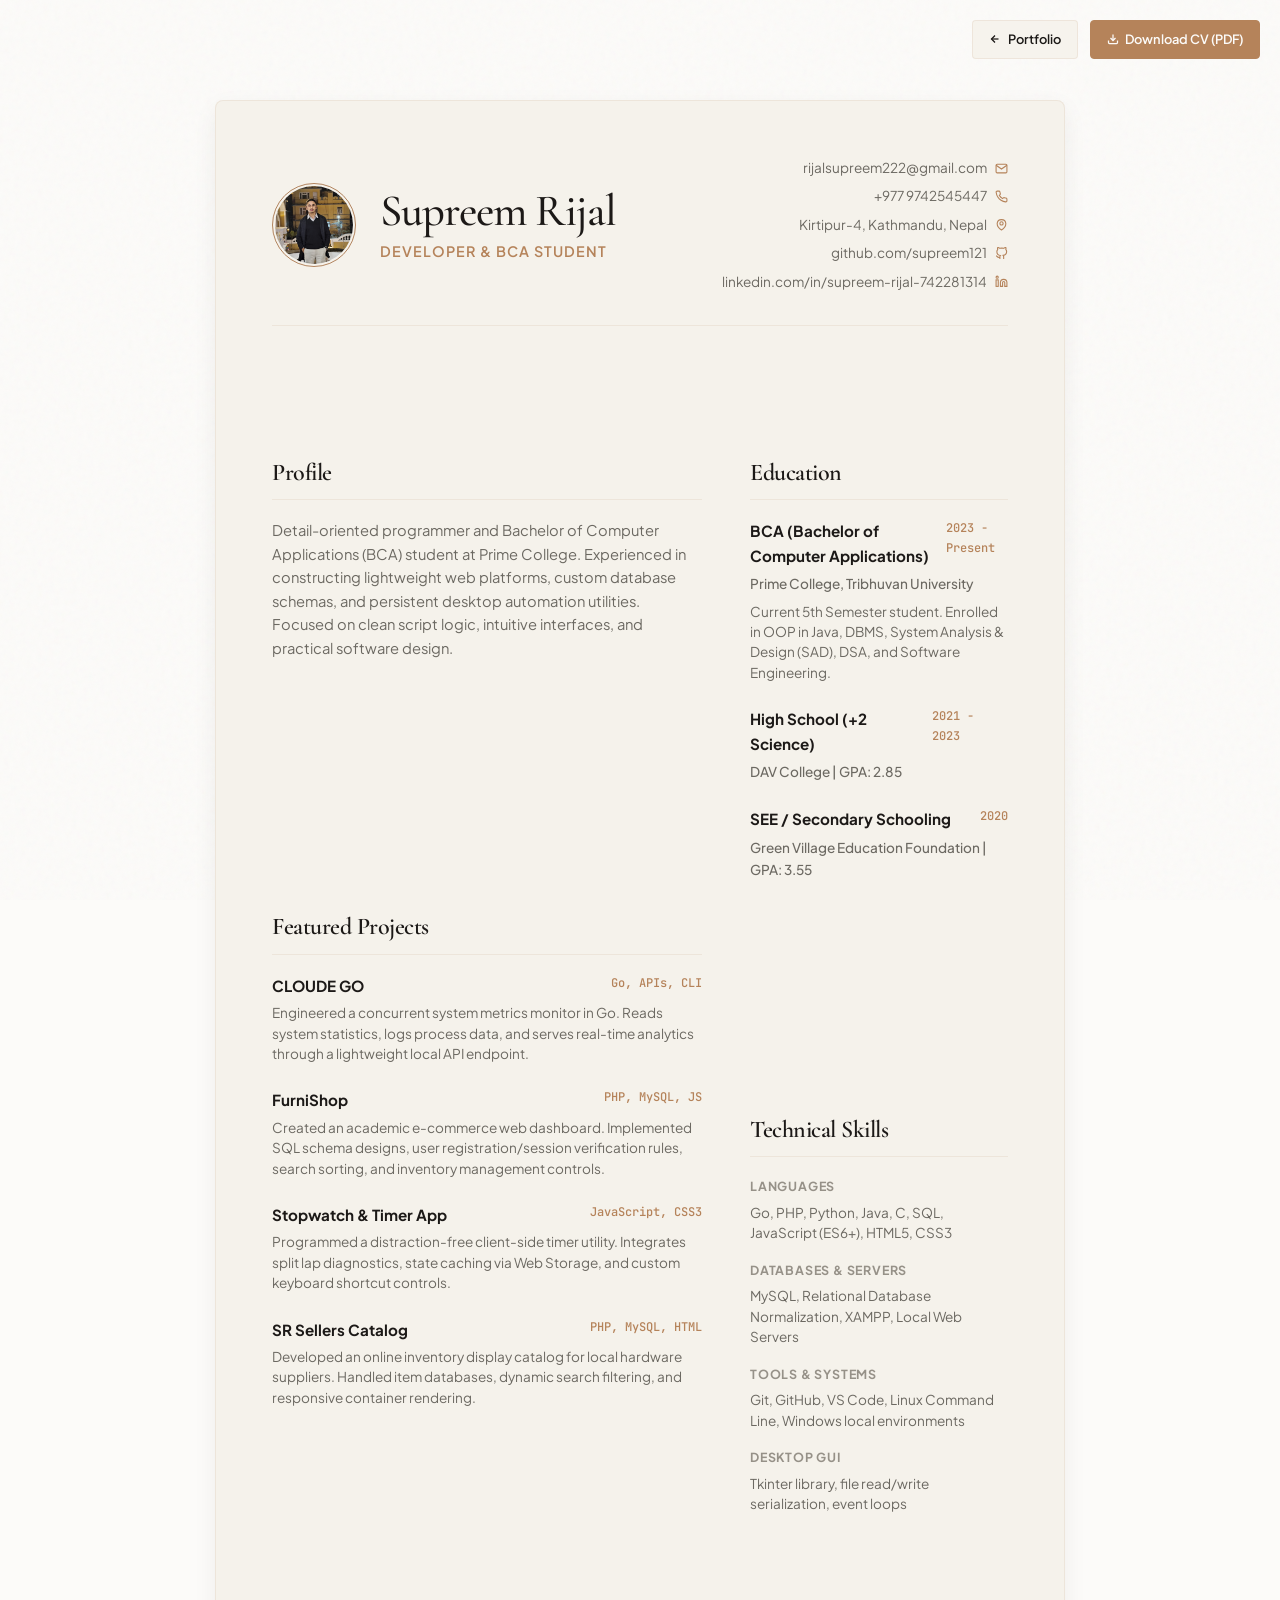
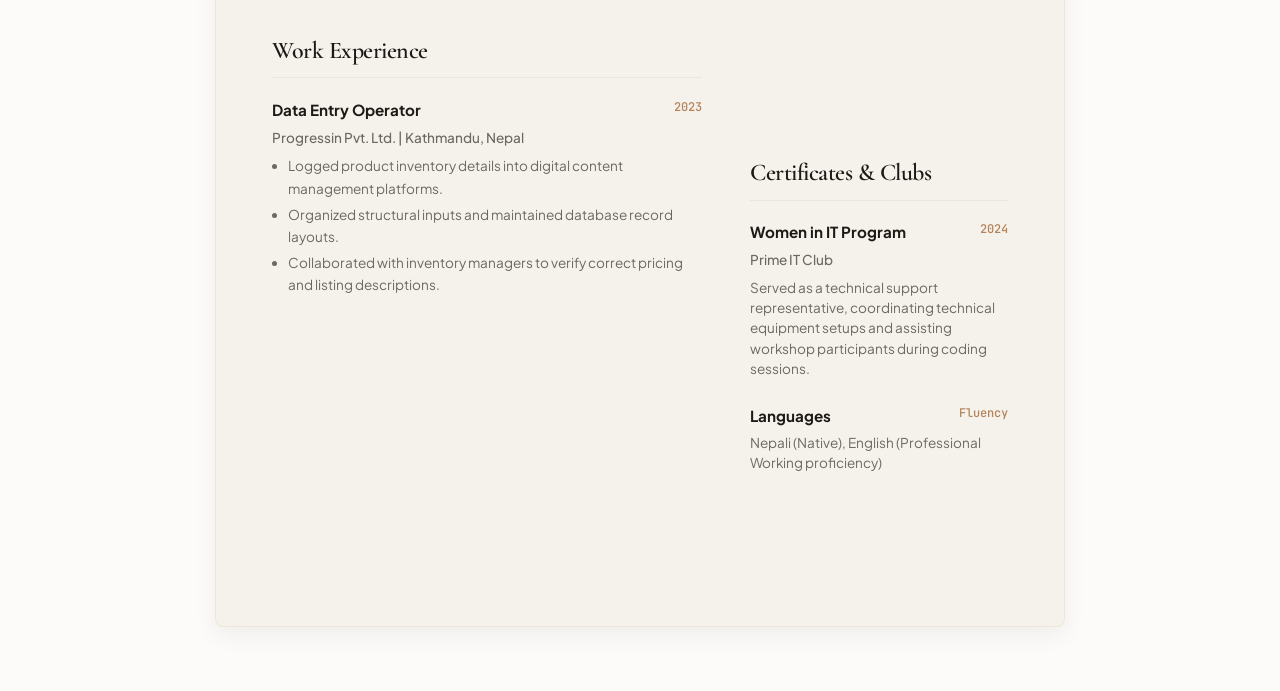
<file: cv.html>
<!DOCTYPE html>
<html lang="en" data-theme="dark">
<head>
    <meta charset="UTF-8">
    <meta name="viewport" content="width=device-width, initial-scale=1.0">
    <title>Supreem Rijal | Curriculum Vitae</title>
    
    <!-- Fonts -->
    <link rel="preconnect" href="https://fonts.googleapis.com">
    <link rel="preconnect" href="https://fonts.gstatic.com" crossorigin>
    <link href="https://fonts.googleapis.com/css2?family=Cormorant+Garamond:ital,wght@0,400;0,500;0,600;0,700;1,400&family=Plus+Jakarta+Sans:wght@300;400;500;600;700&family=JetBrains+Mono:wght@400;500&display=swap" rel="stylesheet">
    
    <!-- Link Stylesheet -->
    <link rel="stylesheet" href="styles.css">
    
    <!-- Theme Initializer -->
    <script>
        const cachedTheme = localStorage.getItem('theme');
        const systemPrefersDark = window.matchMedia('(prefers-color-scheme: dark)').matches;
        const activeTheme = cachedTheme || (systemPrefersDark ? 'dark' : 'light');
        document.documentElement.setAttribute('data-theme', activeTheme);
    </script>
    
    <style>
        /* Specific CV Styles & Print Optimization overrides */
        .cv-wrapper {
            padding-top: 100px;
            padding-bottom: 4rem;
            min-height: 100vh;
            display: flex;
            justify-content: center;
            align-items: flex-start;
        }
        
        .cv-paper {
            background-color: var(--bg-surface);
            border: 1px solid var(--border-color);
            border-radius: var(--border-radius-md);
            padding: 3.5rem;
            width: 100%;
            max-width: 850px;
            box-shadow: var(--glow-shadow);
            position: relative;
            z-index: 10;
        }
        
        .cv-header-row {
            display: flex;
            justify-content: space-between;
            align-items: center;
            border-bottom: 1px solid var(--border-color);
            padding-bottom: 2rem;
            margin-bottom: 2rem;
            flex-wrap: wrap;
            gap: 1.5rem;
        }
        
        .cv-header-left {
            display: flex;
            align-items: center;
            gap: 1.5rem;
        }
        
        .cv-profile-img {
            width: 84px;
            height: 84px;
            border-radius: 50%;
            object-fit: cover;
            border: 1px solid var(--color-primary);
            padding: 2px;
            filter: grayscale(10%) contrast(102%);
        }
        
        .cv-title-block h1 {
            font-family: var(--font-heading);
            font-size: 2.8rem;
            font-weight: 500;
            line-height: 1.1;
            letter-spacing: -1px;
            margin-bottom: 0.25rem;
            color: var(--text-primary);
        }
        
        .cv-title-block .cv-subtitle {
            font-family: var(--font-body);
            font-size: 0.9rem;
            font-weight: 600;
            text-transform: uppercase;
            letter-spacing: 1px;
            color: var(--color-primary);
        }
        
        .cv-contact-block {
            display: flex;
            flex-direction: column;
            gap: 0.4rem;
            align-items: flex-end;
            font-size: 0.85rem;
            color: var(--text-muted);
            text-align: right;
        }
        
        .cv-contact-item {
            display: flex;
            align-items: center;
            gap: 0.5rem;
        }
        
        .cv-contact-item a {
            transition: color var(--transition-fast);
        }
        
        .cv-contact-item a:hover {
            color: var(--text-primary);
        }
        
        .cv-contact-item svg {
            width: 13px;
            height: 13px;
            color: var(--color-primary);
        }
        
        .cv-grid {
            display: grid;
            grid-template-columns: 1.25fr 0.75fr;
            gap: 3rem;
        }
        
        .cv-section {
            margin-bottom: 2rem;
        }
        
        .cv-section:last-child {
            margin-bottom: 0;
        }
        
        .cv-section h2 {
            font-family: var(--font-heading);
            font-size: 1.5rem;
            font-weight: 600;
            border-bottom: 1px solid var(--border-color);
            padding-bottom: 0.4rem;
            margin-bottom: 1.2rem;
            color: var(--text-primary);
            letter-spacing: -0.5px;
        }
        
        .cv-summary {
            font-size: 0.92rem;
            color: var(--text-muted);
            line-height: 1.6;
            margin-bottom: 1.5rem;
        }
        
        .cv-item {
            margin-bottom: 1.5rem;
        }
        
        .cv-item:last-child {
            margin-bottom: 0;
        }
        
        .cv-item-header {
            display: flex;
            justify-content: space-between;
            align-items: flex-start;
            margin-bottom: 0.3rem;
        }
        
        .cv-item-title {
            font-size: 0.95rem;
            font-weight: 700;
            color: var(--text-primary);
        }
        
        .cv-item-meta {
            font-family: var(--font-mono);
            font-size: 0.75rem;
            color: var(--color-primary);
            font-weight: 500;
        }
        
        .cv-item-sub {
            font-size: 0.85rem;
            font-weight: 500;
            color: var(--text-muted);
            margin-bottom: 0.4rem;
        }
        
        .cv-item-desc {
            font-size: 0.85rem;
            color: var(--text-muted);
            line-height: 1.5;
        }
        
        .cv-bullets {
            margin-top: 0.4rem;
            padding-left: 1rem;
        }
        
        .cv-bullets li {
            font-size: 0.85rem;
            color: var(--text-muted);
            list-style-type: disc;
            margin-bottom: 0.25rem;
        }
        
        /* Sidebar skills section */
        .cv-skills-group {
            margin-bottom: 1rem;
        }
        
        .cv-skills-group h3 {
            font-size: 0.78rem;
            text-transform: uppercase;
            letter-spacing: 0.8px;
            color: var(--text-muted-dark);
            margin-bottom: 0.4rem;
            font-weight: 700;
        }
        
        .cv-skills-list {
            font-size: 0.85rem;
            color: var(--text-muted);
            line-height: 1.5;
        }
        
        /* Floating control buttons */
        .cv-controls {
            position: fixed;
            top: 20px;
            right: 20px;
            z-index: 2000;
            display: flex;
            gap: 0.75rem;
        }
        
        /* Buttons styling */
        .back-btn {
            background-color: var(--bg-surface-glass);
            backdrop-filter: blur(8px);
            border: 1px solid var(--border-color);
            color: var(--text-primary);
            padding: 0.5rem 1rem;
            border-radius: var(--border-radius-sm);
            font-size: 0.8rem;
            font-weight: 600;
            display: inline-flex;
            align-items: center;
            gap: 0.4rem;
            cursor: pointer;
            transition: all var(--transition-fast);
        }
        
        .back-btn:hover {
            border-color: var(--text-primary);
            transform: translateY(-1px);
        }
        
        /* Print Stylesheet Overrides */
        @media print {
            body {
                background-color: #ffffff !important;
                background-image: none !important;
                color: #1a1a1a !important;
                font-size: 10pt;
                line-height: 1.4;
            }
            
            .bg-grain, #particleCanvas, .cv-controls, .no-print, header, footer {
                display: none !important;
            }
            
            .cv-wrapper {
                padding: 0 !important;
                min-height: auto !important;
                display: block !important;
            }
            
            .cv-paper {
                border: none !important;
                box-shadow: none !important;
                padding: 0 !important;
                width: 100% !important;
                max-width: 100% !important;
                background-color: transparent !important;
                color: #1a1a1a !important;
            }
            
            .cv-profile-img {
                width: 68px !important;
                height: 68px !important;
                border: 1px solid #1a1a1a !important;
                filter: grayscale(100%) !important;
            }
            
            .cv-title-block h1 {
                font-size: 22pt !important;
                color: #000000 !important;
            }
            
            .cv-title-block .cv-subtitle {
                font-size: 9pt !important;
                color: #333333 !important;
            }
            
            .cv-contact-block {
                font-size: 8pt !important;
                color: #333333 !important;
            }
            
            .cv-section h2 {
                font-size: 12pt !important;
                border-bottom: 1.2px solid #333333 !important;
                margin-bottom: 0.6rem !important;
                color: #000000 !important;
            }
            
            .cv-grid {
                grid-template-columns: 1.3fr 0.7fr !important;
                gap: 1.5rem !important;
            }
            
            .cv-item {
                margin-bottom: 1rem !important;
            }
            
            .cv-item-title {
                font-size: 9pt !important;
                color: #000000 !important;
            }
            
            .cv-item-meta {
                font-size: 7.5pt !important;
                color: #333333 !important;
            }
            
            .cv-item-sub {
                font-size: 8pt !important;
                color: #333333 !important;
            }
            
            .cv-item-desc, .cv-bullets li, .cv-skills-list, .cv-summary {
                font-size: 8.2pt !important;
                color: #333333 !important;
            }
            
            .cv-skills-group h3 {
                font-size: 7.5pt !important;
                color: #333333 !important;
            }
            
            a {
                color: #000000 !important;
                text-decoration: none !important;
            }
        }
        
        /* Mobile Layout Tweaks for Web View */
        @media (max-width: 768px) {
            .cv-paper {
                padding: 1.75rem;
                border-radius: 0;
                border: none;
            }
            .cv-header-row {
                flex-direction: column;
                gap: 1.25rem;
                align-items: flex-start;
            }
            .cv-header-left {
                flex-direction: column;
                align-items: flex-start;
                gap: 1rem;
            }
            .cv-contact-block {
                align-items: flex-start;
                text-align: left;
            }
            .cv-grid {
                grid-template-columns: 1fr;
                gap: 2.2rem;
            }
        }
    </style>
</head>
<body>
    <!-- Background overlay and drifting mesh canvas -->
    <div class="bg-grain"></div>
    <canvas id="particleCanvas"></canvas>

    <!-- Controls Menu (Floating) -->
    <div class="cv-controls no-print">
        <a href="index.html" class="back-btn" title="Return to portfolio website">
            <svg xmlns="http://www.w3.org/2000/svg" width="12" height="12" viewBox="0 0 24 24" fill="none" stroke="currentColor" stroke-width="2.5"><line x1="19" y1="12" x2="5" y2="12"></line><polyline points="12 19 5 12 12 5"></polyline></svg>
            <span>Portfolio</span>
        </a>
        <button onclick="window.print()" class="back-btn" style="background-color: var(--color-primary); border-color: var(--color-primary); color: var(--bg-main);" title="Download or save CV as a PDF file">
            <svg xmlns="http://www.w3.org/2000/svg" width="12" height="12" viewBox="0 0 24 24" fill="none" stroke="currentColor" stroke-width="2.5"><path d="M21 15v4a2 2 0 0 1-2 2H5a2 2 0 0 1-2-2v-4"></path><polyline points="7 10 12 15 17 10"></polyline><line x1="12" y1="15" x2="12" y2="3"></line></svg>
            <span>Download CV (PDF)</span>
        </button>
    </div>

    <!-- CV Document Paper -->
    <div class="cv-wrapper">
        <article class="cv-paper">
            
            <!-- CV Header -->
            <header class="cv-header-row">
                <div class="cv-header-left">
                    <img src="supreem.jpg" alt="Supreem Rijal" class="cv-profile-img">
                    <div class="cv-title-block">
                        <h1>Supreem Rijal</h1>
                        <div class="cv-subtitle">Developer & BCA Student</div>
                    </div>
                </div>
                
                <div class="cv-contact-block">
                    <div class="cv-contact-item">
                        <a href="mailto:rijalsupreem222@gmail.com">rijalsupreem222@gmail.com</a>
                        <svg xmlns="http://www.w3.org/2000/svg" viewBox="0 0 24 24" fill="none" stroke="currentColor" stroke-width="2"><path d="M4 4h16c1.1 0 2 .9 2 2v12c0 1.1-.9 2-2 2H4c-1.1 0-2-.9-2-2V6c0-1.1.9-2 2-2z"></path><polyline points="22,6 12,13 2,6"></polyline></svg>
                    </div>
                    <div class="cv-contact-item">
                        <span>+977 9742545447</span>
                        <svg xmlns="http://www.w3.org/2000/svg" viewBox="0 0 24 24" fill="none" stroke="currentColor" stroke-width="2"><path d="M22 16.92v3a2 2 0 0 1-2.18 2 19.79 19.79 0 0 1-8.63-3.07 19.5 19.5 0 0 1-6-6 19.79 19.79 0 0 1-3.07-8.67A2 2 0 0 1 4.11 2h3a2 2 0 0 1 2 1.72 12.84 12.84 0 0 0 .7 2.81 2 2 0 0 1-.45 2.11L8.09 9.91a16 16 0 0 0 6 6l1.27-1.27a2 2 0 0 1 2.11-.45 12.84 12.84 0 0 0 2.81.7A2 2 0 0 1 22 16.92z"></path></svg>
                    </div>
                    <div class="cv-contact-item">
                        <span>Kirtipur-4, Kathmandu, Nepal</span>
                        <svg xmlns="http://www.w3.org/2000/svg" viewBox="0 0 24 24" fill="none" stroke="currentColor" stroke-width="2"><path d="M12 22s-8-4.5-8-11.8A8 8 0 0 1 12 3a8 8 0 0 1 8 7.2c0 7.3-8 11.8-8 11.8z"></path><circle cx="12" cy="10" r="3"></circle></svg>
                    </div>
                    <div class="cv-contact-item">
                        <a href="https://github.com/supreem121" target="_blank" rel="noopener noreferrer">github.com/supreem121</a>
                        <svg xmlns="http://www.w3.org/2000/svg" viewBox="0 0 24 24" fill="none" stroke="currentColor" stroke-width="2"><path d="M9 19c-5 1.5-5-2.5-7-3m14 6v-3.87a3.37 3.37 0 0 0-.94-2.61c3.14-.35 6.44-1.54 6.44-7A5.44 5.44 0 0 0 20 4.77 5.07 5.07 0 0 0 19.91 1S18.73.65 16 2.48a13.38 13.38 0 0 0-7 0C6.27.65 5.09 1 5.09 1A5.07 5.07 0 0 0 5 4.77a5.44 5.44 0 0 0-1.5 3.78c0 5.42 3.3 6.61 6.44 7A3.37 3.37 0 0 0 9 18.13V22"></path></svg>
                    </div>
                    <div class="cv-contact-item">
                        <a href="https://www.linkedin.com/in/supreem-rijal-742281314" target="_blank" rel="noopener noreferrer">linkedin.com/in/supreem-rijal-742281314</a>
                        <svg xmlns="http://www.w3.org/2000/svg" viewBox="0 0 24 24" fill="none" stroke="currentColor" stroke-width="2"><path d="M16 8a6 6 0 0 1 6 6v7h-4v-7a2 2 0 0 0-2-2 2 2 0 0 0-2 2v7h-4v-7a6 6 0 0 1 6-6z"></path><rect x="2" y="9" width="4" height="12"></rect><circle cx="4" cy="4" r="2"></circle></svg>
                    </div>
                </div>
            </header>
            
            <!-- CV Content Grid -->
            <div class="cv-grid">
                
                <!-- Left Column: Summary, Projects, Experience -->
                <div class="cv-left-col">
                    
                    <!-- Summary -->
                    <section class="cv-section">
                        <h2>Profile</h2>
                        <p class="cv-summary">
                            Detail-oriented programmer and Bachelor of Computer Applications (BCA) student at Prime College. Experienced in constructing lightweight web platforms, custom database schemas, and persistent desktop automation utilities. Focused on clean script logic, intuitive interfaces, and practical software design.
                        </p>
                    </section>
                    
                    <!-- Key Projects -->
                    <section class="cv-section">
                        <h2>Featured Projects</h2>
                        
                        <div class="cv-item">
                            <div class="cv-item-header">
                                <span class="cv-item-title">CLOUDE GO</span>
                                <span class="cv-item-meta">Go, APIs, CLI</span>
                            </div>
                            <p class="cv-item-desc">
                                Engineered a concurrent system metrics monitor in Go. Reads system statistics, logs process data, and serves real-time analytics through a lightweight local API endpoint.
                            </p>
                        </div>
                        
                        <div class="cv-item">
                            <div class="cv-item-header">
                                <span class="cv-item-title">FurniShop</span>
                                <span class="cv-item-meta">PHP, MySQL, JS</span>
                            </div>
                            <p class="cv-item-desc">
                                Created an academic e-commerce web dashboard. Implemented SQL schema designs, user registration/session verification rules, search sorting, and inventory management controls.
                            </p>
                        </div>
                        
                        <div class="cv-item">
                            <div class="cv-item-header">
                                <span class="cv-item-title">Stopwatch & Timer App</span>
                                <span class="cv-item-meta">JavaScript, CSS3</span>
                            </div>
                            <p class="cv-item-desc">
                                Programmed a distraction-free client-side timer utility. Integrates split lap diagnostics, state caching via Web Storage, and custom keyboard shortcut controls.
                            </p>
                        </div>
                        
                        <div class="cv-item">
                            <div class="cv-item-header">
                                <span class="cv-item-title">SR Sellers Catalog</span>
                                <span class="cv-item-meta">PHP, MySQL, HTML</span>
                            </div>
                            <p class="cv-item-desc">
                                Developed an online inventory display catalog for local hardware suppliers. Handled item databases, dynamic search filtering, and responsive container rendering.
                            </p>
                        </div>
                    </section>
                    
                    <!-- Work Experience -->
                    <section class="cv-section">
                        <h2>Work Experience</h2>
                        
                        <div class="cv-item">
                            <div class="cv-item-header">
                                <span class="cv-item-title">Data Entry Operator</span>
                                <span class="cv-item-meta">2023</span>
                            </div>
                            <div class="cv-item-sub">Progressin Pvt. Ltd. | Kathmandu, Nepal</div>
                            <ul class="cv-bullets">
                                <li>Logged product inventory details into digital content management platforms.</li>
                                <li>Organized structural inputs and maintained database record layouts.</li>
                                <li>Collaborated with inventory managers to verify correct pricing and listing descriptions.</li>
                            </ul>
                        </div>
                    </section>

                </div>
                
                <!-- Right Column: Education, Skills, Activities -->
                <div class="cv-right-col">
                    
                    <!-- Education -->
                    <section class="cv-section">
                        <h2>Education</h2>
                        
                        <div class="cv-item">
                            <div class="cv-item-header">
                                <span class="cv-item-title">BCA (Bachelor of Computer Applications)</span>
                                <span class="cv-item-meta">2023 - Present</span>
                            </div>
                            <div class="cv-item-sub">Prime College, Tribhuvan University</div>
                            <p class="cv-item-desc">Current 5th Semester student. Enrolled in OOP in Java, DBMS, System Analysis & Design (SAD), DSA, and Software Engineering.</p>
                        </div>
                        
                        <div class="cv-item">
                            <div class="cv-item-header">
                                <span class="cv-item-title">High School (+2 Science)</span>
                                <span class="cv-item-meta">2021 - 2023</span>
                            </div>
                            <div class="cv-item-sub">DAV College | GPA: 2.85</div>
                        </div>
                        
                        <div class="cv-item">
                            <div class="cv-item-header">
                                <span class="cv-item-title">SEE / Secondary Schooling</span>
                                <span class="cv-item-meta">2020</span>
                            </div>
                            <div class="cv-item-sub">Green Village Education Foundation | GPA: 3.55</div>
                        </div>
                    </section>
                    
                    <!-- Technical Skills -->
                    <section class="cv-section">
                        <h2>Technical Skills</h2>
                        
                        <div class="cv-skills-group">
                            <h3>Languages</h3>
                            <div class="cv-skills-list">Go, PHP, Python, Java, C, SQL, JavaScript (ES6+), HTML5, CSS3</div>
                        </div>
                        
                        <div class="cv-skills-group">
                            <h3>Databases & Servers</h3>
                            <div class="cv-skills-list">MySQL, Relational Database Normalization, XAMPP, Local Web Servers</div>
                        </div>
                        
                        <div class="cv-skills-group">
                            <h3>Tools & Systems</h3>
                            <div class="cv-skills-list">Git, GitHub, VS Code, Linux Command Line, Windows local environments</div>
                        </div>
                        
                        <div class="cv-skills-group">
                            <h3>Desktop GUI</h3>
                            <div class="cv-skills-list">Tkinter library, file read/write serialization, event loops</div>
                        </div>
                    </section>
                    
                    <!-- Certifications & Extras -->
                    <section class="cv-section">
                        <h2>Certificates & Clubs</h2>
                        
                        <div class="cv-item">
                            <div class="cv-item-header">
                                <span class="cv-item-title">Women in IT Program</span>
                                <span class="cv-item-meta">2024</span>
                            </div>
                            <div class="cv-item-sub">Prime IT Club</div>
                            <p class="cv-item-desc">Served as a technical support representative, coordinating technical equipment setups and assisting workshop participants during coding sessions.</p>
                        </div>
                        
                        <div class="cv-item">
                            <div class="cv-item-header">
                                <span class="cv-item-title">Languages</span>
                                <span class="cv-item-meta">Fluency</span>
                            </div>
                            <p class="cv-item-desc">Nepali (Native), English (Professional Working proficiency)</p>
                        </div>
                    </section>

                </div>
                
            </div>
        </article>
    </div>

    <!-- Core Scripts -->
    <script src="script.js"></script>
</body>
</html>
</file>
<file: styles.css>
/* 
========================================================================
   Supreem Rijal Portfolio Stylesheet - Warm Editorial & Craftsmanship
========================================================================
*/

/* --- Design Tokens & CSS Variables --- */
:root {
    /* Font System */
    --font-heading: 'Cormorant Garamond', Georgia, serif;
    --font-body: 'Plus Jakarta Sans', -apple-system, BlinkMacSystemFont, "Segoe UI", Roboto, sans-serif;
    --font-mono: 'JetBrains Mono', monospace;

    /* Transition Dynamics */
    --transition-fast: 0.15s cubic-bezier(0.25, 0.8, 0.25, 1);
    --transition-normal: 0.3s cubic-bezier(0.25, 0.8, 0.25, 1);
    --transition-slow: 0.6s cubic-bezier(0.25, 0.8, 0.25, 1);

    /* Spacing & Layout */
    --container-max: 1100px;
    --border-radius-sm: 4px;
    --border-radius-md: 8px;
    --border-radius-lg: 12px;
    
    --z-background: 1;
    --z-grain: 2;
    --z-content: 10;
    --z-navbar: 1000;
}

/* --- Dark Theme Palette (Warm Charcoal & Bronze) --- */
[data-theme="dark"] {
    --bg-main: #0d0e11;
    --bg-surface: #14161a;
    --bg-surface-glass: rgba(20, 22, 26, 0.85);
    --bg-card: #191c21;
    
    --border-color: rgba(212, 163, 115, 0.08);
    --border-color-glow: rgba(212, 163, 115, 0.2);
    
    --text-primary: #f4f3ef;
    --text-muted: #969591;
    --text-muted-dark: #666562;
    
    --color-primary: #d4a373; /* Warm Ochre/Gold */
    --color-primary-rgb: 212, 163, 115;
    --color-secondary: #a3b19b; /* Muted Sage */
    --color-secondary-rgb: 163, 177, 155;
    --color-accent: #c68a6f; /* Terracotta */
    
    --card-shadow: 0 4px 20px rgba(0, 0, 0, 0.3);
    --glow-shadow: 0 8px 30px rgba(0, 0, 0, 0.4);
    
    --scrollbar-thumb: #2a2d35;
    --scrollbar-track: #0d0e11;
    
    /* Contribution Grid Colors */
    --git-l0: #191c21;
    --git-l1: #252a23;
    --git-l2: #384134;
    --git-l3: #4e5c49;
    --git-l4: #6b8064;
}

/* --- Light Theme Palette (Soft Alabaster & Cream) --- */
[data-theme="light"] {
    --bg-main: #fcfbf9;
    --bg-surface: #f5f2eb;
    --bg-surface-glass: rgba(245, 242, 235, 0.88);
    --bg-card: #ece7de;
    
    --border-color: rgba(181, 131, 90, 0.12);
    --border-color-glow: rgba(181, 131, 90, 0.25);
    
    --text-primary: #1c1917; /* Warm Slate Black */
    --text-muted: #6c6962; /* Soft Charcoal */
    --text-muted-dark: #969188;
    
    --color-primary: #b5835a; /* Bronze */
    --color-primary-rgb: 181, 131, 90;
    --color-secondary: #7d8c77; /* Deep Sage */
    --color-secondary-rgb: 125, 140, 119;
    --color-accent: #a96e5b; /* Copper */
    
    --card-shadow: 0 4px 15px rgba(28, 25, 23, 0.04);
    --glow-shadow: 0 8px 25px rgba(28, 25, 23, 0.06);
    
    --scrollbar-thumb: #d9d4cb;
    --scrollbar-track: #fcfbf9;
    
    /* Contribution Grid Colors */
    --git-l0: #ece7de;
    --git-l1: #dce3d8;
    --git-l2: #bdcbb6;
    --git-l3: #9db495;
    --git-l4: #7d8c77;
}

/* --- Global Resets & Elements --- */
*, *::before, *::after {
    box-sizing: border-box;
    margin: 0;
    padding: 0;
}

html {
    scroll-behavior: smooth;
    font-size: 16px;
    -webkit-font-smoothing: antialiased;
}

body {
    font-family: var(--font-body);
    background-color: var(--bg-main);
    color: var(--text-primary);
    overflow-x: hidden;
    line-height: 1.62;
    transition: background-color var(--transition-normal), color var(--transition-normal);
}

/* Scrollbar Customization */
::-webkit-scrollbar {
    width: 6px;
}
::-webkit-scrollbar-track {
    background: var(--scrollbar-track);
}
::-webkit-scrollbar-thumb {
    background: var(--scrollbar-thumb);
    border-radius: 3px;
}
::-webkit-scrollbar-thumb:hover {
    background: var(--color-primary);
}

a {
    color: inherit;
    text-decoration: none;
    transition: color var(--transition-fast);
}

button, input, textarea {
    font-family: inherit;
    color: inherit;
    outline: none;
}

li {
    list-style: none;
}

/* --- Subtle Grain Texture Overlay --- */
.bg-grain {
    position: fixed;
    top: 0;
    left: 0;
    width: 100vw;
    height: 100vh;
    opacity: 0.04;
    pointer-events: none;
    z-index: var(--z-grain);
    background-image: url("data:image/svg+xml,%3Csvg viewBox='0 0 200 200' xmlns='http://www.w3.org/2000/svg'%3E%3Cfilter id='noiseFilter'%3E%3CfeTurbulence type='fractalNoise' baseFrequency='0.8' numOctaves='3' stitchTiles='stitch'/%3E%3C/filter%3E%3Crect width='100%25' height='100%25' filter='url(%23noiseFilter)'/%3E%3C/svg%3E");
}
[data-theme="light"] .bg-grain {
    opacity: 0.035;
}

/* --- Canvas Mesh Backdrop --- */
#particleCanvas {
    position: fixed;
    top: 0;
    left: 0;
    width: 100vw;
    height: 100vh;
    z-index: var(--z-background);
    pointer-events: none;
    opacity: 0.45;
    filter: blur(50px);
}
[data-theme="light"] #particleCanvas {
    opacity: 0.35;
}

/* --- Container Wrappers --- */
.container {
    width: 100%;
    max-width: var(--container-max);
    margin: 0 auto;
    padding: 0 2rem;
}

section {
    padding: 6rem 0;
    position: relative;
    z-index: var(--z-content);
}

/* --- Navbar Header --- */
.navbar {
    position: fixed;
    top: 0;
    left: 0;
    width: 100%;
    height: 72px;
    background-color: var(--bg-surface-glass);
    backdrop-filter: blur(12px);
    -webkit-backdrop-filter: blur(12px);
    border-bottom: 1px solid var(--border-color);
    z-index: var(--z-navbar);
    transition: background-color var(--transition-normal), height var(--transition-fast), border-color var(--transition-normal);
}

.navbar.scrolled {
    height: 64px;
    border-bottom-color: var(--border-color-glow);
    box-shadow: var(--card-shadow);
}

.nav-container {
    max-width: var(--container-max);
    margin: 0 auto;
    height: 100%;
    padding: 0 2rem;
    display: flex;
    justify-content: space-between;
    align-items: center;
}

.logo {
    font-family: var(--font-heading);
    font-size: 1.55rem;
    font-weight: 600;
    font-style: italic;
    letter-spacing: -0.5px;
}

.logo-bracket {
    color: var(--text-primary);
    transition: color var(--transition-fast);
}

.logo-dot {
    color: var(--color-primary);
}

.nav-menu {
    display: flex;
    gap: 2.2rem;
}

.nav-link {
    font-size: 0.85rem;
    font-weight: 500;
    text-transform: uppercase;
    letter-spacing: 1px;
    color: var(--text-muted);
    position: relative;
    padding: 0.4rem 0;
    transition: color var(--transition-fast);
}

.nav-link::after {
    content: '';
    position: absolute;
    bottom: 0;
    left: 50%;
    width: 0;
    height: 1px;
    background-color: var(--color-primary);
    transition: width var(--transition-fast) ease, left var(--transition-fast) ease;
}

.nav-link:hover, .nav-link.active {
    color: var(--text-primary);
}

.nav-link.active::after {
    width: 100%;
    left: 0;
}

.nav-actions {
    display: flex;
    align-items: center;
    gap: 1.25rem;
}

/* Theme Toggle Button */
.theme-btn {
    background: none;
    border: 1px solid var(--border-color);
    width: 36px;
    height: 36px;
    border-radius: 50%;
    cursor: pointer;
    display: flex;
    justify-content: center;
    align-items: center;
    color: var(--text-primary);
    background-color: transparent;
    transition: border-color var(--transition-fast), transform var(--transition-fast);
}

.theme-btn:hover {
    border-color: var(--color-primary);
}

.theme-btn svg {
    width: 16px;
    height: 16px;
}

[data-theme="dark"] .sun-icon { display: block; }
[data-theme="dark"] .moon-icon { display: none; }
[data-theme="light"] .sun-icon { display: none; }
[data-theme="light"] .moon-icon { display: block; }

/* --- Buttons --- */
.btn {
    display: inline-flex;
    align-items: center;
    justify-content: center;
    gap: 0.5rem;
    padding: 0.65rem 1.4rem;
    border-radius: var(--border-radius-sm);
    font-size: 0.85rem;
    font-weight: 600;
    text-transform: uppercase;
    letter-spacing: 0.5px;
    cursor: pointer;
    transition: all var(--transition-fast);
    border: 1px solid transparent;
}

.btn-primary {
    background-color: var(--color-primary);
    color: var(--bg-main);
    border-color: var(--color-primary);
}

.btn-primary:hover {
    background-color: transparent;
    color: var(--color-primary);
    transform: translateY(-1px);
}

.btn-secondary {
    background-color: transparent;
    color: var(--text-primary);
    border-color: var(--border-color);
}

.btn-secondary:hover {
    border-color: var(--text-primary);
    transform: translateY(-1px);
}

.btn-small {
    padding: 0.4rem 0.9rem;
    font-size: 0.75rem;
}

.resume-btn {
    border-radius: 50px;
}

/* Hamburger mobile button */
.hamburger {
    display: none;
    flex-direction: column;
    justify-content: space-between;
    width: 20px;
    height: 14px;
    background: none;
    border: none;
    cursor: pointer;
}

.hamburger .bar {
    width: 100%;
    height: 1.5px;
    background-color: var(--text-primary);
    transition: transform var(--transition-fast), opacity var(--transition-fast);
}

/* --- Hero Section --- */
.hero-section {
    min-height: 100vh;
    display: flex;
    align-items: center;
    padding-top: 80px;
}

.hero-container {
    display: grid;
    grid-template-columns: 1.25fr 0.75fr;
    gap: 4rem;
    align-items: center;
}

.hero-content {
    display: flex;
    flex-direction: column;
    align-items: flex-start;
}

.badge-glow {
    font-family: var(--font-mono);
    font-size: 0.75rem;
    color: var(--color-primary);
    background-color: rgba(var(--color-primary-rgb), 0.06);
    border: 1px solid var(--border-color-glow);
    padding: 0.3rem 0.8rem;
    border-radius: 2px;
    margin-bottom: 1.25rem;
    display: inline-block;
}

.hero-title {
    font-family: var(--font-heading);
    font-size: 3.75rem;
    font-weight: 500;
    line-height: 1.15;
    margin-bottom: 1.25rem;
    letter-spacing: -1.5px;
}

.highlight {
    font-style: italic;
    color: var(--color-primary);
}

.typewriter-container {
    font-size: 1.25rem;
    font-weight: 500;
    margin-bottom: 1.5rem;
    display: flex;
    align-items: center;
    gap: 0.4rem;
}

.typewriter-container .prefix {
    color: var(--text-muted);
}

.typewriter-text {
    color: var(--color-primary);
    font-family: var(--font-mono);
    font-size: 1.15rem;
}

.cursor {
    color: var(--color-primary);
    animation: blink-cursor 0.8s infinite;
}

.hero-tagline {
    font-size: 1.05rem;
    color: var(--text-muted);
    margin-bottom: 2.2rem;
    max-width: 540px;
    line-height: 1.65;
}

.hero-buttons {
    display: flex;
    gap: 1rem;
    margin-bottom: 2.5rem;
}

.hero-socials {
    display: flex;
    gap: 0.75rem;
}

.social-icon-btn {
    width: 38px;
    height: 38px;
    border-radius: 50%;
    border: 1px solid var(--border-color);
    display: flex;
    justify-content: center;
    align-items: center;
    color: var(--text-muted);
    transition: all var(--transition-fast);
}

.social-icon-btn svg {
    width: 15px;
    height: 15px;
}

.social-icon-btn:hover {
    color: var(--text-primary);
    border-color: var(--text-primary);
    transform: translateY(-2px);
}

/* Image wrapper */
.hero-image-wrapper {
    display: flex;
    justify-content: center;
    align-items: center;
}

.photo-glow-border {
    position: relative;
    border-radius: 50%;
    padding: 6px;
    border: 1px solid var(--border-color);
    width: 280px;
    height: 280px;
    transition: transform var(--transition-normal);
}

.photo-glow-border:hover {
    transform: scale(1.02);
    border-color: var(--color-primary);
}

.portrait-container {
    width: 100%;
    height: 100%;
    border-radius: 50%;
    overflow: hidden;
    background-color: var(--bg-surface);
}

.profile-img {
    width: 100%;
    height: 100%;
    object-fit: cover;
    filter: grayscale(10%) contrast(105%);
    transition: transform var(--transition-normal);
}

/* Scroll indicator mouse */
.scroll-indicator {
    position: absolute;
    bottom: 2rem;
    left: 50%;
    transform: translateX(-50%);
    display: flex;
    flex-direction: column;
    align-items: center;
}

.mouse {
    width: 22px;
    height: 36px;
    border: 1px solid var(--text-muted);
    border-radius: 12px;
    display: flex;
    justify-content: center;
    padding-top: 6px;
}

.wheel {
    width: 3px;
    height: 6px;
    background-color: var(--color-primary);
    border-radius: 2px;
    animation: scroll-wheel 1.6s ease infinite;
}

.arrow {
    width: 6px;
    height: 6px;
    border-right: 1.5px solid var(--text-muted);
    border-bottom: 1.5px solid var(--text-muted);
    transform: rotate(45deg);
    margin-top: 4px;
    animation: scroll-arrow 1.6s ease infinite;
}

/* --- Section Headings --- */
.section-header {
    margin-bottom: 4rem;
    text-align: center;
    display: flex;
    flex-direction: column;
    align-items: center;
}

.subtitle {
    font-family: var(--font-mono);
    font-size: 0.8rem;
    color: var(--color-primary);
    text-transform: uppercase;
    margin-bottom: 0.5rem;
    display: block;
    letter-spacing: 1.5px;
}

.section-title {
    font-family: var(--font-heading);
    font-size: 2.65rem;
    font-weight: 500;
    letter-spacing: -0.5px;
}

.title-underline {
    width: 40px;
    height: 1px;
    background-color: var(--color-primary);
    margin-top: 1rem;
}

/* --- About Me Section --- */
.about-grid {
    display: grid;
    grid-template-columns: 1fr 1fr;
    gap: 4rem;
    align-items: center;
}

/* Terminal Mockup */
.terminal-card {
    background-color: #0f1013;
    border: 1px solid rgba(255, 255, 255, 0.03);
    border-radius: var(--border-radius-md);
    box-shadow: var(--card-shadow);
    overflow: hidden;
}

.terminal-header {
    background-color: #16171c;
    padding: 0.8rem 1.2rem;
    display: flex;
    align-items: center;
    gap: 0.5rem;
    border-bottom: 1px solid rgba(255, 255, 255, 0.02);
}

.terminal-dot {
    width: 10px;
    height: 10px;
    border-radius: 50%;
}
.terminal-dot.red { background-color: #e57373; }
.terminal-dot.yellow { background-color: #ffb74d; }
.terminal-dot.green { background-color: #81c784; }

.terminal-title {
    font-family: var(--font-mono);
    font-size: 0.75rem;
    color: #5b5c61;
    margin-left: 0.5rem;
}

.terminal-body {
    padding: 1.5rem 1.75rem;
    font-size: 0.82rem;
    color: #dcdcc6;
    line-height: 1.65;
    overflow-x: auto;
}

.line-num {
    display: inline-block;
    width: 20px;
    color: #43444a;
    user-select: none;
}

.line-break {
    display: block;
    margin-bottom: 0.1rem;
}

/* Code highlight classes map to organic palette */
.token.keyword { color: var(--color-accent); font-weight: bold; }
.token.class-name { color: var(--color-primary); }
.token.string { color: var(--color-secondary); }
.token.function { color: #d9a05b; }
.token.self { color: #c68a6f; }

/* About text content */
.about-info h3 {
    font-family: var(--font-heading);
    font-size: 1.85rem;
    font-weight: 500;
    margin-bottom: 1.2rem;
    line-height: 1.25;
}

.summary-lead {
    font-size: 1.05rem;
    color: var(--text-primary);
    font-weight: 500;
    margin-bottom: 1rem;
}

.summary-text {
    color: var(--text-muted);
    font-size: 0.95rem;
    margin-bottom: 0.8rem;
}

.bio-details {
    display: grid;
    grid-template-columns: 1fr 1fr;
    gap: 1.25rem;
    margin-top: 1.8rem;
    border-top: 1px solid var(--border-color);
    padding-top: 1.5rem;
}

.bio-item {
    display: flex;
    flex-direction: column;
    gap: 0.2rem;
}

.bio-label {
    font-size: 0.72rem;
    text-transform: uppercase;
    letter-spacing: 0.8px;
    color: var(--text-muted-dark);
    font-weight: 600;
}

.bio-val {
    font-size: 0.95rem;
    font-weight: 500;
    color: var(--text-primary);
}

/* --- Skills Section --- */
.skills-tabs-container {
    display: flex;
    justify-content: center;
    flex-wrap: wrap;
    gap: 0.75rem;
    margin-bottom: 3rem;
}

.skills-tab {
    background-color: transparent;
    border: 1px solid var(--border-color);
    padding: 0.5rem 1.2rem;
    border-radius: var(--border-radius-sm);
    font-size: 0.8rem;
    font-weight: 600;
    text-transform: uppercase;
    letter-spacing: 0.5px;
    color: var(--text-muted);
    cursor: pointer;
    transition: all var(--transition-fast);
}

.skills-tab:hover {
    border-color: var(--text-primary);
    color: var(--text-primary);
}

.skills-tab.active {
    background-color: var(--text-primary);
    color: var(--bg-main);
    border-color: var(--text-primary);
}

.skills-panels {
    position: relative;
    min-height: 160px;
}

.skills-panel {
    display: none;
    position: absolute;
    top: 0;
    left: 0;
    width: 100%;
    opacity: 0;
    transform: translateY(8px);
    transition: opacity var(--transition-normal), transform var(--transition-normal);
}

.skills-panel.active {
    display: block;
    position: relative;
    opacity: 1;
    transform: translateY(0);
}

.skills-grid {
    display: grid;
    grid-template-columns: 1fr 1fr;
    gap: 1.5rem 4rem;
}

.skill-card {
    display: flex;
    flex-direction: column;
    gap: 0.4rem;
}

.skill-header {
    display: flex;
    justify-content: space-between;
    align-items: center;
}

.skill-name {
    font-size: 0.95rem;
    font-weight: 500;
}

.skill-percentage {
    font-family: var(--font-mono);
    font-size: 0.75rem;
    color: var(--color-primary);
    font-weight: 500;
}

.skill-bar {
    width: 100%;
    height: 4px;
    background-color: var(--bg-card);
    border-radius: 2px;
    overflow: hidden;
    position: relative;
    border: 1px solid var(--border-color);
}

.skill-progress {
    height: 100%;
    background-color: var(--color-primary);
    transition: width 1s cubic-bezier(0.1, 0.8, 0.3, 1);
}

/* Tools badges grid */
.skills-badges {
    display: flex;
    flex-wrap: wrap;
    justify-content: center;
    gap: 1rem;
    max-width: 760px;
    margin: 0 auto;
}

.skill-badge {
    background-color: var(--bg-surface);
    border: 1px solid var(--border-color);
    padding: 0.6rem 1.2rem;
    border-radius: var(--border-radius-sm);
    font-size: 0.85rem;
    font-weight: 500;
    display: flex;
    align-items: center;
    gap: 0.6rem;
    transition: all var(--transition-fast);
}

.skill-badge:hover {
    border-color: var(--color-primary);
    transform: translateY(-1px);
}

.badge-dot {
    width: 6px;
    height: 6px;
    border-radius: 50%;
    background-color: var(--color-primary);
}

/* --- Projects Section --- */
.project-filters {
    display: flex;
    justify-content: center;
    gap: 0.6rem;
    margin-bottom: 3rem;
    flex-wrap: wrap;
}

.filter-btn {
    background: none;
    border: 1px solid var(--border-color);
    padding: 0.45rem 1.1rem;
    border-radius: var(--border-radius-sm);
    font-size: 0.78rem;
    font-weight: 600;
    text-transform: uppercase;
    letter-spacing: 0.5px;
    color: var(--text-muted);
    cursor: pointer;
    transition: all var(--transition-fast);
}

.filter-btn:hover {
    border-color: var(--text-primary);
    color: var(--text-primary);
}

.filter-btn.active {
    background-color: var(--text-primary);
    color: var(--bg-main);
    border-color: var(--text-primary);
}

.projects-grid {
    display: grid;
    grid-template-columns: repeat(auto-fill, minmax(320px, 1fr));
    gap: 1.5rem;
}

.project-card {
    background-color: var(--bg-surface);
    border: 1px solid var(--border-color);
    border-radius: var(--border-radius-sm);
    padding: 1.75rem;
    display: flex;
    flex-direction: column;
    gap: 1.1rem;
    box-shadow: var(--card-shadow);
    transition: all var(--transition-normal);
}

.project-card:hover {
    transform: translateY(-3px);
    border-color: var(--color-primary);
    box-shadow: var(--glow-shadow);
}

.project-meta {
    display: flex;
    justify-content: space-between;
    align-items: center;
}

.project-tag {
    font-family: var(--font-mono);
    font-size: 0.68rem;
    font-weight: 500;
    color: var(--color-primary);
    text-transform: uppercase;
    letter-spacing: 0.5px;
}

.project-title {
    font-family: var(--font-heading);
    font-size: 1.4rem;
    font-weight: 500;
    line-height: 1.25;
}

.project-desc {
    font-size: 0.88rem;
    color: var(--text-muted);
    line-height: 1.5;
}

.project-features {
    display: flex;
    flex-direction: column;
    gap: 0.4rem;
    border-top: 1px solid var(--border-color);
    padding-top: 0.8rem;
}

.project-features span {
    font-size: 0.78rem;
    display: flex;
    align-items: center;
    gap: 0.4rem;
    color: var(--text-primary);
    font-weight: 500;
}

.project-tech {
    display: flex;
    flex-wrap: wrap;
    gap: 0.4rem;
    margin-top: auto;
    border-top: 1px solid var(--border-color);
    padding-top: 0.8rem;
}

.project-tech span {
    font-family: var(--font-mono);
    font-size: 0.68rem;
    background-color: var(--bg-card);
    border: 1px solid var(--border-color);
    padding: 0.15rem 0.5rem;
    border-radius: 2px;
    color: var(--text-muted);
}

.project-card.fade-out {
    opacity: 0;
    transform: scale(0.95);
    display: none;
}

/* --- Timeline Section --- */
.timeline-container {
    max-width: 760px;
    margin: 0 auto;
    position: relative;
    padding-left: 2rem;
}

.timeline-container::before {
    content: '';
    position: absolute;
    top: 0;
    left: 8px;
    width: 1px;
    height: 100%;
    background-color: var(--border-color);
}

.timeline-item {
    position: relative;
}

.timeline-badge {
    position: absolute;
    left: -2rem;
    top: 0;
    width: 34px;
    height: 34px;
    border-radius: 50%;
    background-color: var(--bg-surface);
    border: 1px solid var(--border-color);
    display: flex;
    justify-content: center;
    align-items: center;
    color: var(--color-primary);
    z-index: 5;
    transition: all var(--transition-fast);
}

.timeline-item:hover .timeline-badge {
    border-color: var(--color-primary);
    color: var(--text-primary);
}

.timeline-badge svg {
    width: 14px;
    height: 14px;
}

.timeline-content {
    background-color: var(--bg-surface);
    border: 1px solid var(--border-color);
    border-radius: var(--border-radius-sm);
    padding: 2rem;
    box-shadow: var(--card-shadow);
    transition: all var(--transition-normal);
}

.timeline-item:hover .timeline-content {
    border-color: var(--border-color-glow);
}

.timeline-header-block {
    display: flex;
    justify-content: space-between;
    align-items: flex-start;
    flex-wrap: wrap;
    gap: 0.75rem;
    margin-bottom: 0.75rem;
}

.timeline-date {
    font-family: var(--font-mono);
    font-size: 0.75rem;
    color: var(--color-primary);
    font-weight: 500;
}

.timeline-degree {
    font-family: var(--font-heading);
    font-size: 1.45rem;
    font-weight: 500;
    margin-top: 0.2rem;
}

.timeline-status {
    font-size: 0.7rem;
    font-weight: 600;
    text-transform: uppercase;
    letter-spacing: 0.5px;
    background-color: rgba(var(--color-primary-rgb), 0.05);
    border: 1px solid var(--border-color-glow);
    color: var(--color-primary);
    padding: 0.2rem 0.6rem;
    border-radius: 2px;
}

.timeline-school {
    font-size: 0.95rem;
    font-weight: 500;
    color: var(--text-primary);
    margin-bottom: 1rem;
}

.timeline-text {
    color: var(--text-muted);
    font-size: 0.9rem;
    margin-bottom: 1.25rem;
}

.semester-tracker {
    display: inline-flex;
    align-items: center;
    gap: 0.4rem;
    background-color: var(--bg-card);
    border: 1px solid var(--border-color);
    padding: 0.4rem 0.8rem;
    border-radius: var(--border-radius-sm);
    margin-bottom: 1.5rem;
}

.sem-label {
    font-size: 0.75rem;
    color: var(--text-muted);
}

.sem-val {
    font-size: 0.78rem;
    font-weight: 600;
    color: var(--color-primary);
}

.subjects-title {
    font-size: 0.9rem;
    font-weight: 600;
    margin-bottom: 0.8rem;
}

.timeline-subjects {
    display: flex;
    flex-wrap: wrap;
    gap: 0.5rem;
}

.subject-chip {
    font-size: 0.75rem;
    font-weight: 500;
    background-color: var(--bg-card);
    border: 1px solid var(--border-color);
    padding: 0.3rem 0.6rem;
    border-radius: 2px;
    cursor: help;
    transition: all var(--transition-fast);
}

.subject-chip:hover {
    border-color: var(--color-primary);
    color: var(--text-primary);
}

.glass-card {
    background-color: var(--bg-surface-glass);
    backdrop-filter: blur(12px);
    -webkit-backdrop-filter: blur(12px);
}

/* --- GitHub Activity Section --- */
.github-dashboard {
    border: 1px solid var(--border-color);
    border-radius: var(--border-radius-md);
    padding: 2rem;
    box-shadow: var(--card-shadow);
}

.github-user-bar {
    display: flex;
    justify-content: space-between;
    align-items: center;
    border-bottom: 1px solid var(--border-color);
    padding-bottom: 1.25rem;
    margin-bottom: 2rem;
    flex-wrap: wrap;
    gap: 1.25rem;
}

.user-info-side {
    display: flex;
    align-items: center;
    gap: 0.8rem;
}

.git-avatar {
    width: 42px;
    height: 42px;
    border-radius: 50%;
    background-color: var(--bg-card);
    border: 1px solid var(--border-color);
    color: var(--color-primary);
    display: flex;
    justify-content: center;
    align-items: center;
}

.git-logo-svg {
    width: 20px;
    height: 20px;
}

.git-name {
    font-family: var(--font-heading);
    font-size: 1.25rem;
    font-weight: 500;
}

.git-username {
    font-family: var(--font-mono);
    font-size: 0.75rem;
    color: var(--color-primary);
}

.git-contrib-section {
    margin-bottom: 2rem;
}

.contrib-header {
    display: flex;
    justify-content: space-between;
    align-items: center;
    margin-bottom: 0.8rem;
}

.contrib-header h4 {
    font-size: 0.95rem;
    font-weight: 600;
}

.contrib-range {
    font-size: 0.72rem;
    color: var(--text-muted-dark);
}

.contrib-graph-wrapper {
    overflow-x: auto;
    padding-bottom: 0.4rem;
}

.contrib-grid {
    display: grid;
    grid-template-columns: repeat(53, 10px);
    grid-template-rows: repeat(7, 10px);
    gap: 3px;
    width: max-content;
}

.contrib-dot {
    width: 100%;
    height: 100%;
    border-radius: 1px;
    background-color: var(--git-l0);
    transition: transform var(--transition-fast);
}

.contrib-dot:hover {
    transform: scale(1.25);
    z-index: 10;
}

/* Contrib levels linked to variables */
.level-0 { background-color: var(--git-l0); }
.level-1 { background-color: var(--git-l1); }
.level-2 { background-color: var(--git-l2); }
.level-3 { background-color: var(--git-l3); }
.level-4 { background-color: var(--git-l4); }

.contrib-legend {
    display: flex;
    justify-content: flex-end;
    align-items: center;
    gap: 0.3rem;
    font-size: 0.7rem;
    color: var(--text-muted);
    margin-top: 0.6rem;
}

.legend-color {
    width: 10px;
    height: 10px;
    border-radius: 1px;
}

/* Details row */
.git-details-row {
    display: grid;
    grid-template-columns: 1fr 1.25fr;
    gap: 2.5rem;
}

.git-stats-card h4, .git-repos-card h4 {
    font-size: 1.05rem;
    font-weight: 600;
    margin-bottom: 1.25rem;
}

.git-stats-grid {
    display: grid;
    grid-template-columns: 1fr 1fr;
    gap: 0.75rem;
    margin-bottom: 1.5rem;
}

.git-stat-box {
    background-color: var(--bg-card);
    border: 1px solid var(--border-color);
    padding: 1rem;
    border-radius: var(--border-radius-sm);
    text-align: center;
}

.stat-num {
    display: block;
    font-family: var(--font-mono);
    font-size: 1.5rem;
    font-weight: 500;
    color: var(--text-primary);
    margin-bottom: 0.15rem;
}

.stat-lbl {
    font-size: 0.75rem;
    color: var(--text-muted);
}

.lang-doughnut-sim h5 {
    font-size: 0.82rem;
    font-weight: 600;
    margin-bottom: 0.6rem;
    color: var(--text-muted);
}

.bar-lang-tracker {
    width: 100%;
    height: 6px;
    background-color: var(--bg-card);
    border-radius: 3px;
    overflow: hidden;
    display: flex;
}

.lang-segment {
    height: 100%;
}

.segment-html { background-color: #e34c26; }
.segment-css { background-color: #563d7c; }
.segment-js { background-color: #f1e05a; }
.segment-php { background-color: #4f5d95; }
.segment-py { background-color: var(--color-primary); }

.bar-lang-labels {
    display: flex;
    flex-wrap: wrap;
    gap: 0.75rem;
    margin-top: 0.75rem;
    font-size: 0.7rem;
    color: var(--text-muted);
}

.bar-lang-labels span {
    display: flex;
    align-items: center;
    gap: 0.25rem;
}

.dot-col {
    width: 6px;
    height: 6px;
    border-radius: 50%;
}
.d-html { background-color: #e34c26; }
.d-css { background-color: #563d7c; }
.d-js { background-color: #f1e05a; }
.d-php { background-color: #4f5d95; }
.d-py { background-color: var(--color-primary); }

/* Top Repos items */
.git-repo-item {
    background-color: var(--bg-card);
    border: 1px solid var(--border-color);
    padding: 1.1rem;
    border-radius: var(--border-radius-sm);
    margin-bottom: 0.75rem;
    display: flex;
    flex-direction: column;
    gap: 0.5rem;
    transition: border-color var(--transition-fast);
}

.git-repo-item:last-child {
    margin-bottom: 0;
}

.git-repo-item:hover {
    border-color: var(--color-primary);
}

.repo-meta-top {
    display: flex;
    align-items: center;
    gap: 0.4rem;
}

.repo-git-icon {
    font-size: 0.95rem;
}

.repo-item-link {
    font-size: 0.9rem;
    font-weight: 600;
}

.repo-item-link:hover {
    color: var(--color-primary);
}

.repo-badge {
    font-family: var(--font-mono);
    font-size: 0.65rem;
    border: 1px solid var(--border-color);
    padding: 0.1rem 0.4rem;
    border-radius: 2px;
    color: var(--text-muted-dark);
}

.repo-desc {
    font-size: 0.8rem;
    color: var(--text-muted);
    line-height: 1.45;
}

.repo-footer {
    display: flex;
    gap: 1rem;
    font-size: 0.72rem;
    color: var(--text-muted-dark);
}

.repo-footer span {
    display: flex;
    align-items: center;
    gap: 0.25rem;
}

/* --- Contact Section --- */
.contact-grid {
    display: grid;
    grid-template-columns: 0.9fr 1.1fr;
    gap: 4rem;
}

.contact-info-panel h3 {
    font-family: var(--font-heading);
    font-size: 1.85rem;
    font-weight: 500;
    margin-bottom: 0.8rem;
}

.contact-panel-desc {
    font-size: 0.95rem;
    color: var(--text-muted);
    margin-bottom: 2rem;
}

.contact-list {
    display: flex;
    flex-direction: column;
    gap: 1.25rem;
    margin-bottom: 2rem;
}

.contact-item-card {
    background-color: var(--bg-surface);
    border: 1px solid var(--border-color);
    padding: 1rem;
    border-radius: var(--border-radius-sm);
    display: flex;
    align-items: center;
    gap: 1rem;
    transition: all var(--transition-fast);
}

.contact-item-card:hover {
    transform: translateX(3px);
    border-color: var(--border-color-glow);
}

.contact-icon-shell {
    width: 36px;
    height: 36px;
    border-radius: 50%;
    background-color: rgba(var(--color-primary-rgb), 0.05);
    color: var(--color-primary);
    display: flex;
    justify-content: center;
    align-items: center;
    border: 1px solid var(--border-color-glow);
}

.contact-icon-shell svg {
    width: 15px;
    height: 15px;
}

.contact-lbl {
    display: block;
    font-size: 0.7rem;
    text-transform: uppercase;
    letter-spacing: 0.5px;
    color: var(--text-muted-dark);
}

.contact-detail {
    font-size: 0.95rem;
    font-weight: 500;
}

.contact-detail:hover {
    color: var(--color-primary);
}

.social-grid-title {
    font-size: 0.9rem;
    font-weight: 600;
    margin-bottom: 0.8rem;
}

.social-grid {
    display: grid;
    grid-template-columns: 1fr 1fr;
    gap: 0.75rem;
}

.social-grid-item {
    background-color: var(--bg-surface);
    border: 1px solid var(--border-color);
    padding: 0.8rem;
    border-radius: var(--border-radius-sm);
    display: flex;
    align-items: center;
    justify-content: center;
    gap: 0.6rem;
    font-weight: 500;
    font-size: 0.82rem;
    color: var(--text-muted);
    transition: all var(--transition-fast);
}

.social-grid-item svg {
    width: 14px;
    height: 14px;
}

.git-brand:hover { border-color: #d4a373; color: var(--text-primary); }
.link-brand:hover { border-color: #0077b5; color: #0077b5; }
.insta-brand:hover { border-color: #e1306c; color: #e1306c; }
.fb-brand:hover { border-color: #1877f2; color: #1877f2; }

/* Contact Form */
.contact-form-wrapper {
    border: 1px solid var(--border-color);
    border-radius: var(--border-radius-md);
    padding: 2.2rem;
}

.contact-form {
    display: flex;
    flex-direction: column;
    gap: 1.8rem;
}

.form-group {
    position: relative;
    width: 100%;
}

.form-group input, .form-group textarea {
    width: 100%;
    padding: 0.6rem 0;
    background: none;
    border: none;
    border-bottom: 1px solid var(--border-color);
    font-size: 0.95rem;
    transition: border-color var(--transition-fast);
}

.form-group textarea {
    resize: none;
}

.form-label {
    position: absolute;
    top: 0.6rem;
    left: 0;
    font-size: 0.9rem;
    color: var(--text-muted);
    pointer-events: none;
    transition: transform var(--transition-fast), font-size var(--transition-fast), color var(--transition-fast);
    transform-origin: left top;
}

.form-group input:focus ~ .form-label,
.form-group input:not(:placeholder-shown) ~ .form-label,
.form-group textarea:focus ~ .form-label,
.form-group textarea:not(:placeholder-shown) ~ .form-label {
    transform: translateY(-1.2rem) scale(0.8);
    color: var(--color-primary);
    font-weight: 600;
}

.form-line {
    position: absolute;
    bottom: 0;
    left: 0;
    width: 0;
    height: 1px;
    background-color: var(--color-primary);
    transition: width var(--transition-normal);
}

.form-group input:focus ~ .form-line,
.form-group textarea:focus ~ .form-line {
    width: 100%;
}

.form-group input:focus,
.form-group textarea:focus {
    border-bottom-color: transparent;
}

.submit-btn {
    border: none;
    align-self: flex-start;
    padding: 0.75rem 1.6rem;
}

.send-plane-icon {
    transition: transform var(--transition-fast);
}

.submit-btn:hover .send-plane-icon {
    transform: translate(2px, -1px);
}

/* --- Footer --- */
.footer {
    background-color: var(--bg-surface);
    border-top: 1px solid var(--border-color);
    padding: 4rem 0 0 0;
}

.footer-container {
    display: grid;
    grid-template-columns: 1.25fr 0.75fr 1fr;
    gap: 3rem;
    padding-bottom: 3rem;
}

.footer-left {
    display: flex;
    flex-direction: column;
    gap: 1rem;
    align-items: flex-start;
}

.footer-logo {
    font-family: var(--font-heading);
    font-size: 1.6rem;
    font-weight: 500;
    font-style: italic;
}

.footer-objective {
    font-size: 0.85rem;
    color: var(--text-muted);
    line-height: 1.55;
    max-width: 300px;
}

.footer-nav {
    display: flex;
    flex-direction: column;
    gap: 0.6rem;
}

.footer-nav h4, .footer-socials h4 {
    font-size: 0.78rem;
    text-transform: uppercase;
    letter-spacing: 1.2px;
    margin-bottom: 0.8rem;
    color: var(--text-primary);
    font-weight: 600;
}

.footer-nav a {
    font-size: 0.85rem;
    color: var(--text-muted);
}

.footer-nav a:hover {
    color: var(--color-primary);
}

.footer-social-row {
    display: flex;
    gap: 0.6rem;
}

.footer-social-row a {
    width: 32px;
    height: 32px;
    border-radius: 50%;
    background-color: var(--bg-card);
    border: 1px solid var(--border-color);
    display: flex;
    justify-content: center;
    align-items: center;
    font-size: 0.72rem;
    font-weight: 600;
    color: var(--text-muted);
    transition: all var(--transition-fast);
}

.footer-social-row a:hover {
    transform: translateY(-1.5px);
    border-color: var(--color-primary);
    color: var(--color-primary);
}

.footer-bottom {
    border-top: 1px solid var(--border-color);
    padding: 1.5rem 0;
    background-color: var(--bg-main);
}

.footer-bottom-container {
    display: flex;
    justify-content: space-between;
    align-items: center;
    flex-wrap: wrap;
    gap: 0.75rem;
}

.copyright {
    font-size: 0.78rem;
    color: var(--text-muted-dark);
}

.scroll-top-btn {
    display: flex;
    align-items: center;
    gap: 0.4rem;
    font-size: 0.78rem;
    font-weight: 600;
    text-transform: uppercase;
    letter-spacing: 0.5px;
    color: var(--color-primary);
}

.scroll-top-btn:hover {
    color: var(--text-primary);
}

.scroll-top-btn svg {
    transition: transform var(--transition-fast);
}

.scroll-top-btn:hover svg {
    transform: translateY(-1.5px);
}

/* --- Toast Banner UI --- */
.toast-banner {
    position: fixed;
    bottom: 1.5rem;
    right: 1.5rem;
    background-color: var(--color-primary);
    color: var(--bg-main);
    padding: 0.8rem 1.5rem;
    border-radius: var(--border-radius-sm);
    box-shadow: 0 4px 15px rgba(0, 0, 0, 0.2);
    display: flex;
    align-items: center;
    gap: 0.6rem;
    font-weight: 600;
    font-size: 0.88rem;
    z-index: 2000;
    transform: translateY(60px) scale(0.95);
    opacity: 0;
    transition: transform var(--transition-normal), opacity var(--transition-normal);
    pointer-events: none;
}

.toast-banner.active {
    transform: translateY(0) scale(1);
    opacity: 1;
}

.toast-icon {
    font-size: 1rem;
}

/* --- Entrance & Scroll Animations --- */
.scroll-reveal {
    opacity: 0;
    transform: translateY(20px);
    transition: opacity var(--transition-slow), transform var(--transition-slow);
}

.scroll-reveal.visible {
    opacity: 1;
    transform: translateY(0);
}

@keyframes blink-cursor {
    50% { opacity: 0; }
}

@keyframes scroll-wheel {
    0% { transform: translateY(0); opacity: 1; }
    50% { transform: translateY(6px); opacity: 0; }
    100% { transform: translateY(0); opacity: 1; }
}

@keyframes scroll-arrow {
    0% { transform: rotate(45deg) translate(0, 0); opacity: 0; }
    50% { opacity: 1; }
    100% { transform: rotate(45deg) translate(2px, 2px); opacity: 0; }
}

.animate-fade-in {
    opacity: 0;
    animation: fadeIn 0.8s ease forwards 0.2s;
}

.animate-slide-up {
    opacity: 0;
    transform: translateY(15px);
    animation: slideUp 0.6s cubic-bezier(0.16, 1, 0.3, 1) forwards 0.15s;
}

@keyframes fadeIn {
    to { opacity: 1; }
}
@keyframes slideUp {
    to { opacity: 1; transform: translateY(0); }
}

/* --- Responsive Media Queries --- */
@media (max-width: 1024px) {
    section {
        padding: 4.5rem 0;
    }
    
    .hero-container {
        grid-template-columns: 1fr;
        gap: 3rem;
        text-align: center;
    }
    
    .hero-content {
        align-items: center;
    }
    
    .hero-title {
        font-size: 3.25rem;
    }
    
    .hero-buttons {
        justify-content: center;
    }
    
    .about-grid {
        grid-template-columns: 1fr;
        gap: 2.5rem;
    }
    
    .git-details-row {
        grid-template-columns: 1fr;
        gap: 2rem;
    }
    
    .contact-grid {
        grid-template-columns: 1fr;
        gap: 2.5rem;
    }
}

@media (max-width: 768px) {
    .nav-menu {
        position: fixed;
        top: 72px;
        left: 0;
        width: 100%;
        height: calc(100vh - 72px);
        background-color: var(--bg-surface);
        border-top: 1px solid var(--border-color);
        flex-direction: column;
        align-items: center;
        padding-top: 3rem;
        gap: 1.5rem;
        transform: translateX(-100%);
        transition: transform var(--transition-normal);
        z-index: 999;
    }
    
    .nav-menu.active {
        transform: translateX(0);
    }
    
    .hamburger {
        display: flex;
    }
    
    /* Hamburger active morph */
    .hamburger.active .bar:nth-child(1) {
        transform: translateY(6px) rotate(45deg);
    }
    .hamburger.active .bar:nth-child(2) {
        opacity: 0;
    }
    .hamburger.active .bar:nth-child(3) {
        transform: translateY(-6px) rotate(-45deg);
    }
    
    .resume-btn {
        display: none;
    }
    
    .skills-grid {
        grid-template-columns: 1fr;
        gap: 1.25rem;
    }
    
    .timeline-container {
        padding-left: 1.5rem;
    }
    
    .timeline-badge {
        left: -1.5rem;
        width: 30px;
        height: 30px;
    }
    
    .timeline-content {
        padding: 1.5rem;
    }
    
    .footer-container {
        grid-template-columns: 1fr;
        gap: 2rem;
        text-align: center;
    }
    
    .footer-left {
        align-items: center;
    }
    
    .footer-social-row {
        justify-content: center;
    }
    
    .contact-form-wrapper {
        padding: 1.75rem;
    }
}

@media (max-width: 480px) {
    html {
        font-size: 14px;
    }
    
    .container {
        padding: 0 1.25rem;
    }
    
    .hero-title {
        font-size: 2.35rem;
    }
    
    .typewriter-container {
        font-size: 1.15rem;
    }
    
    .hero-buttons {
        flex-direction: column;
        width: 100%;
        gap: 0.75rem;
    }
    
    .btn {
        width: 100%;
    }
    
    .social-grid {
        grid-template-columns: 1fr;
    }
}
</file>
